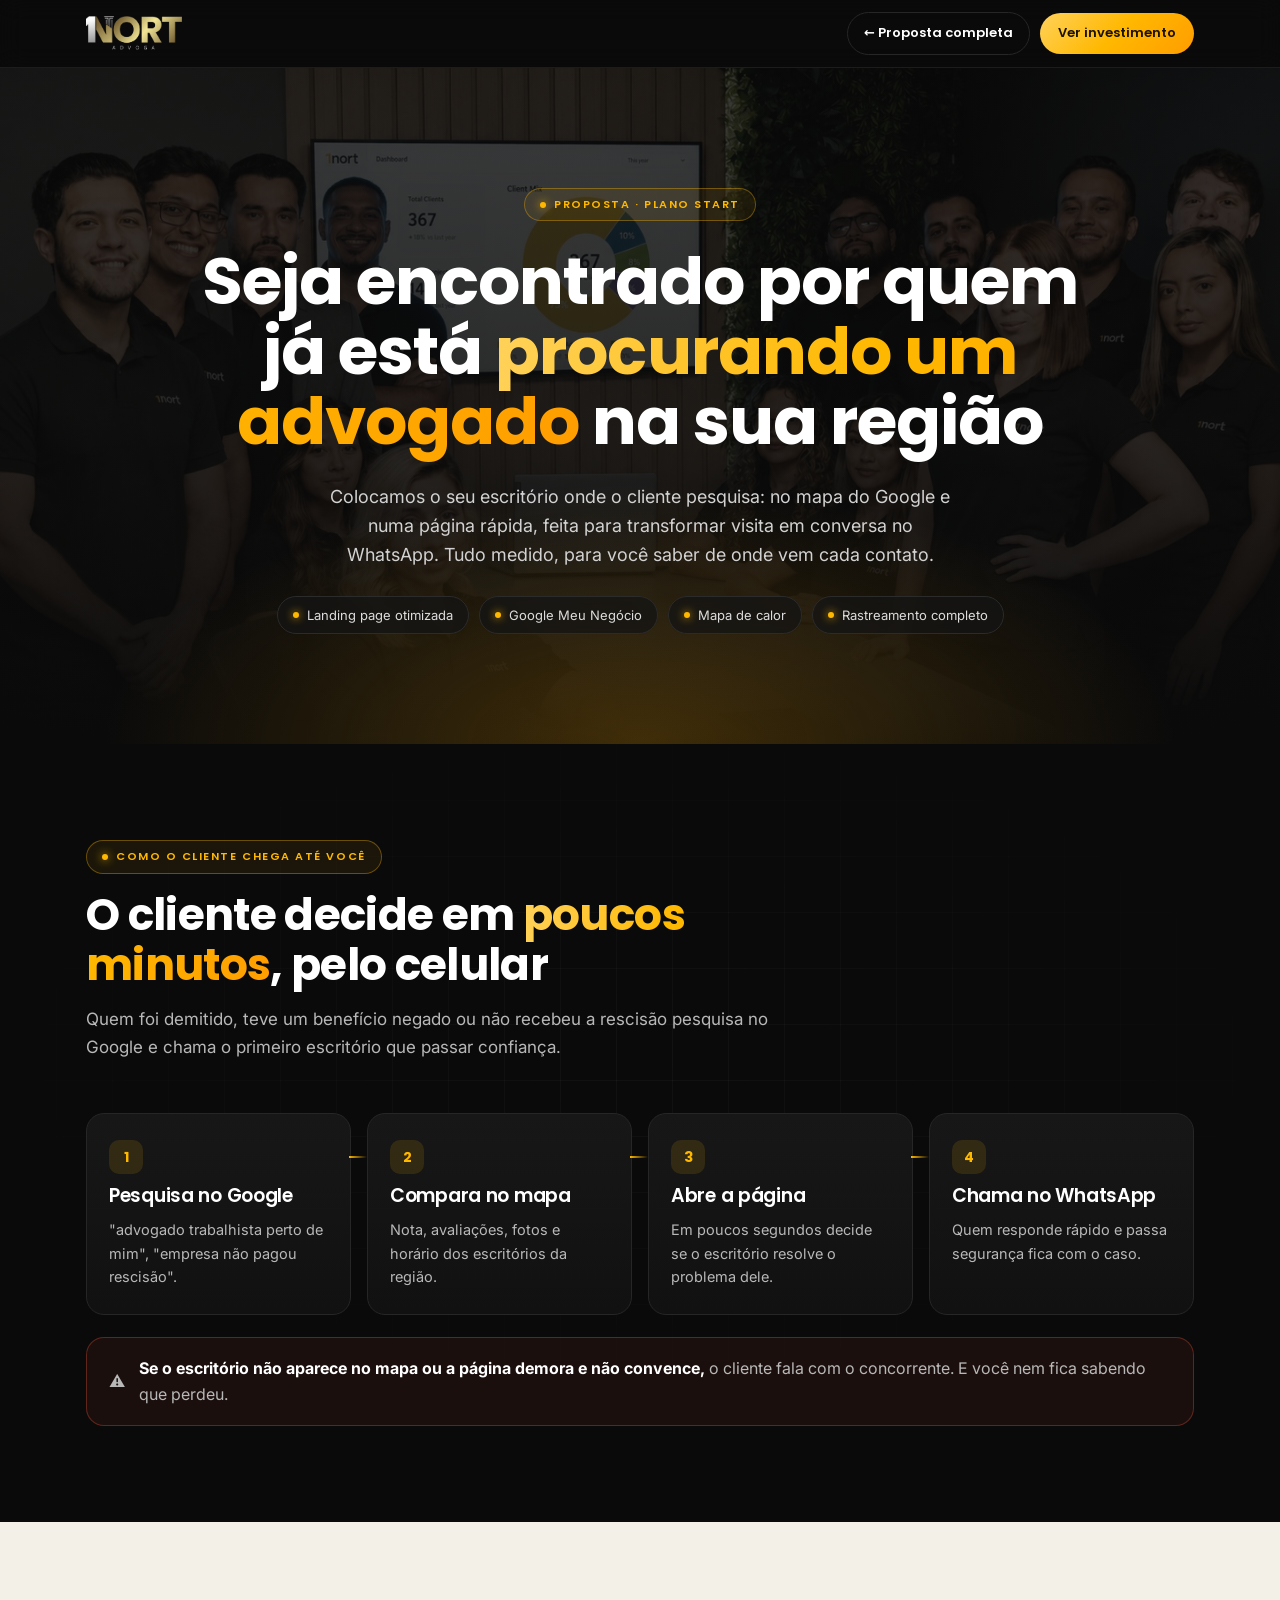
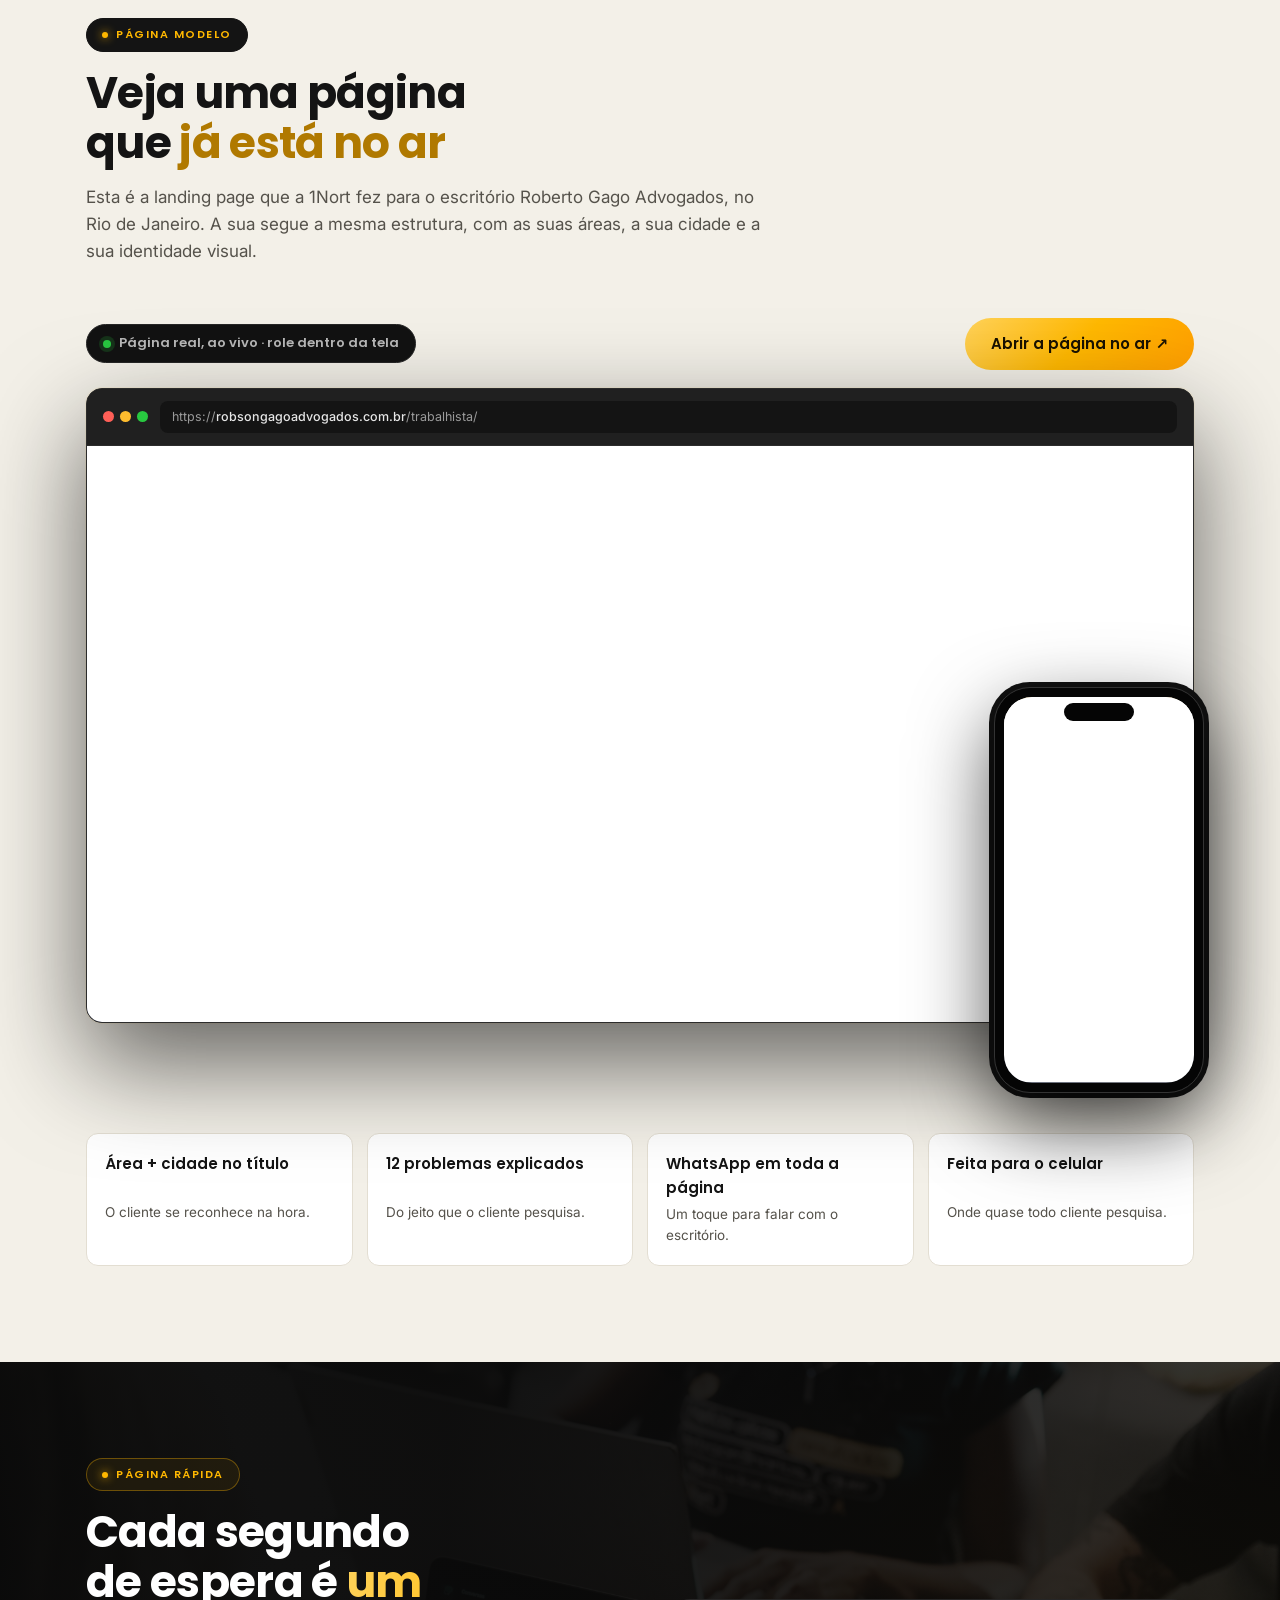
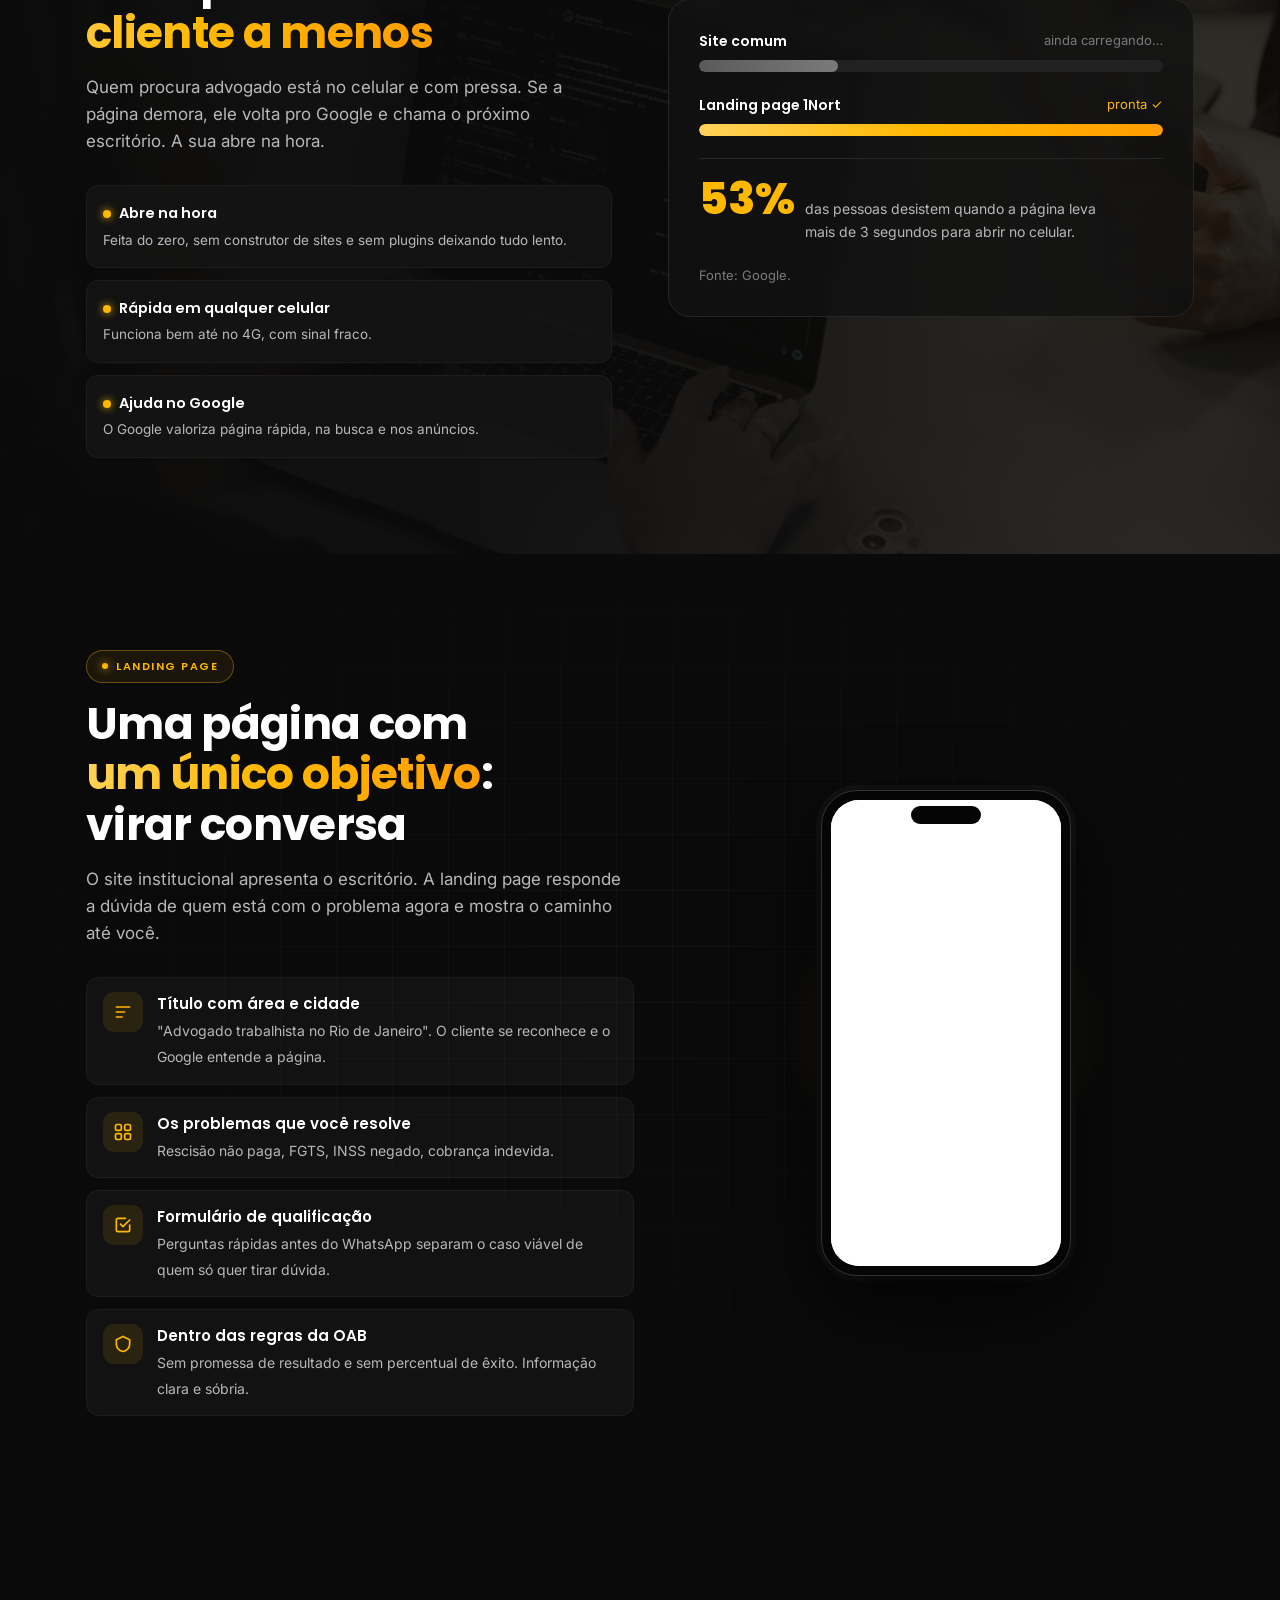
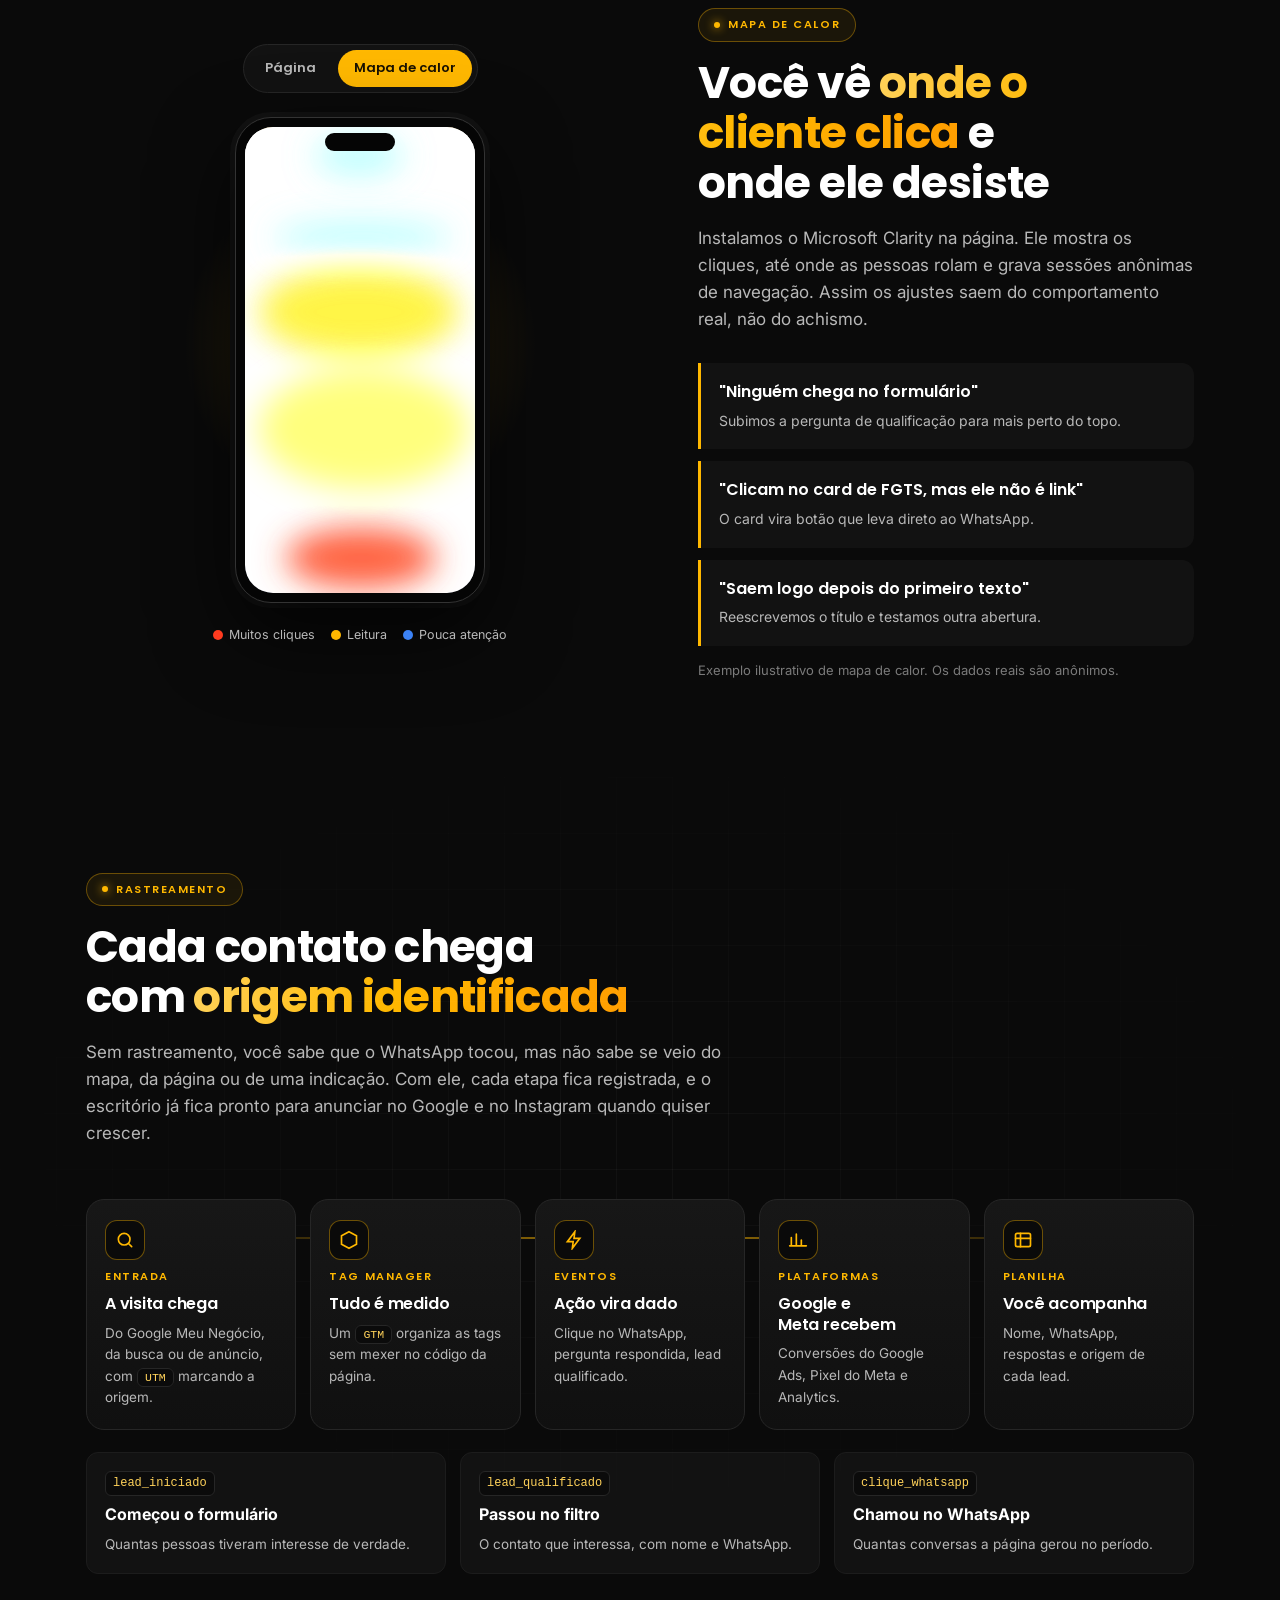
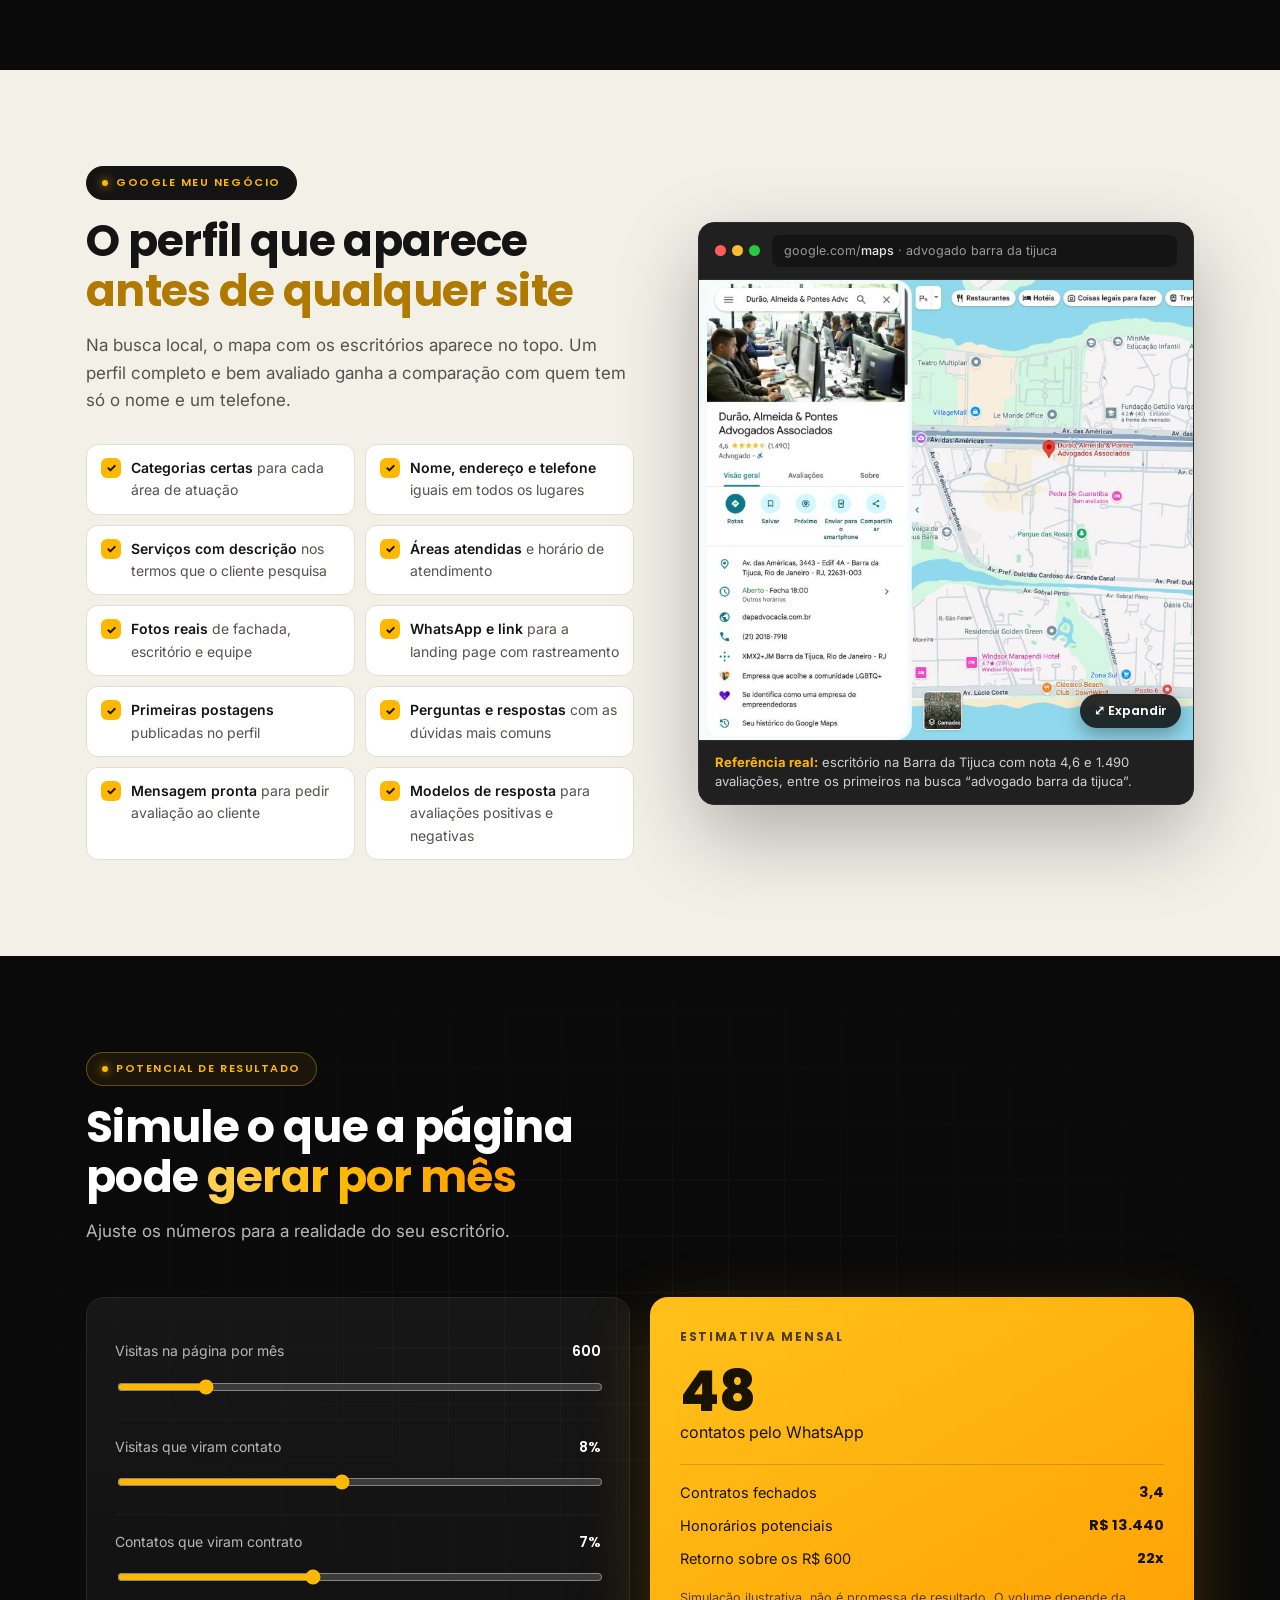
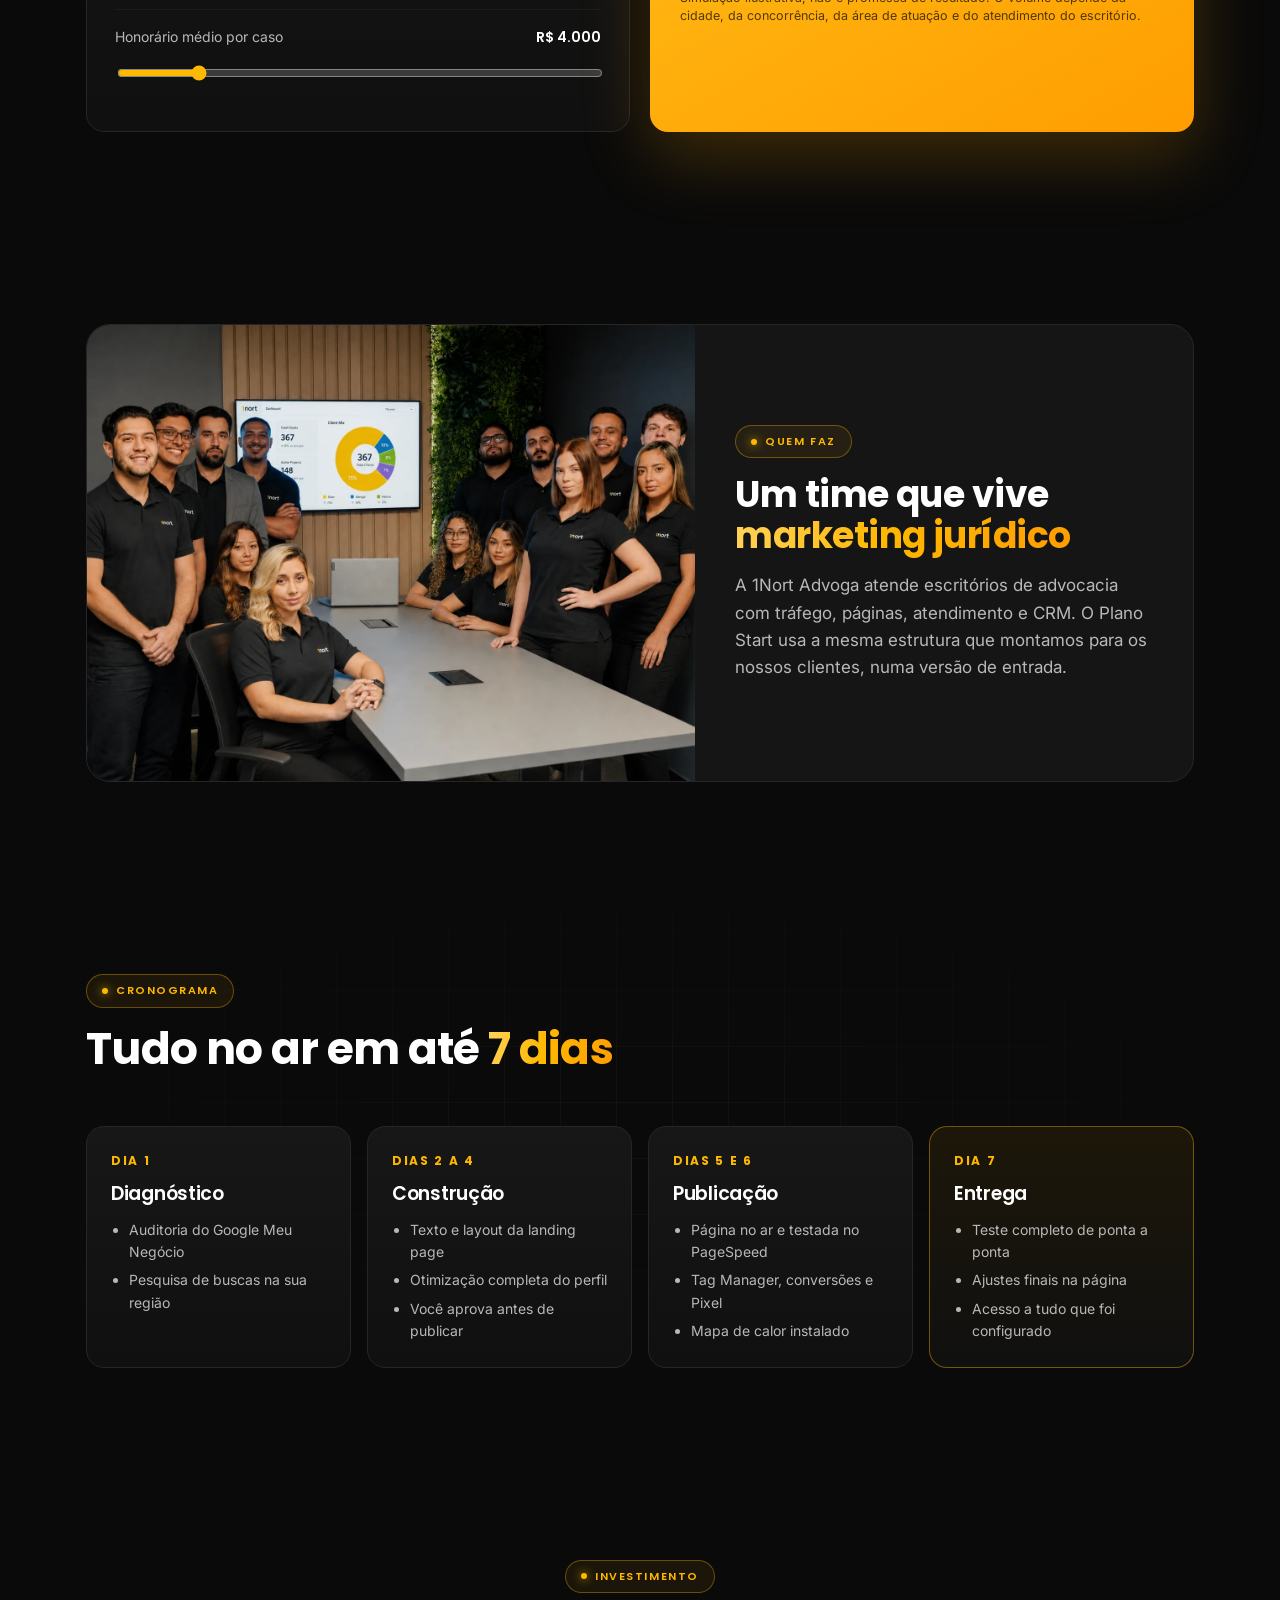
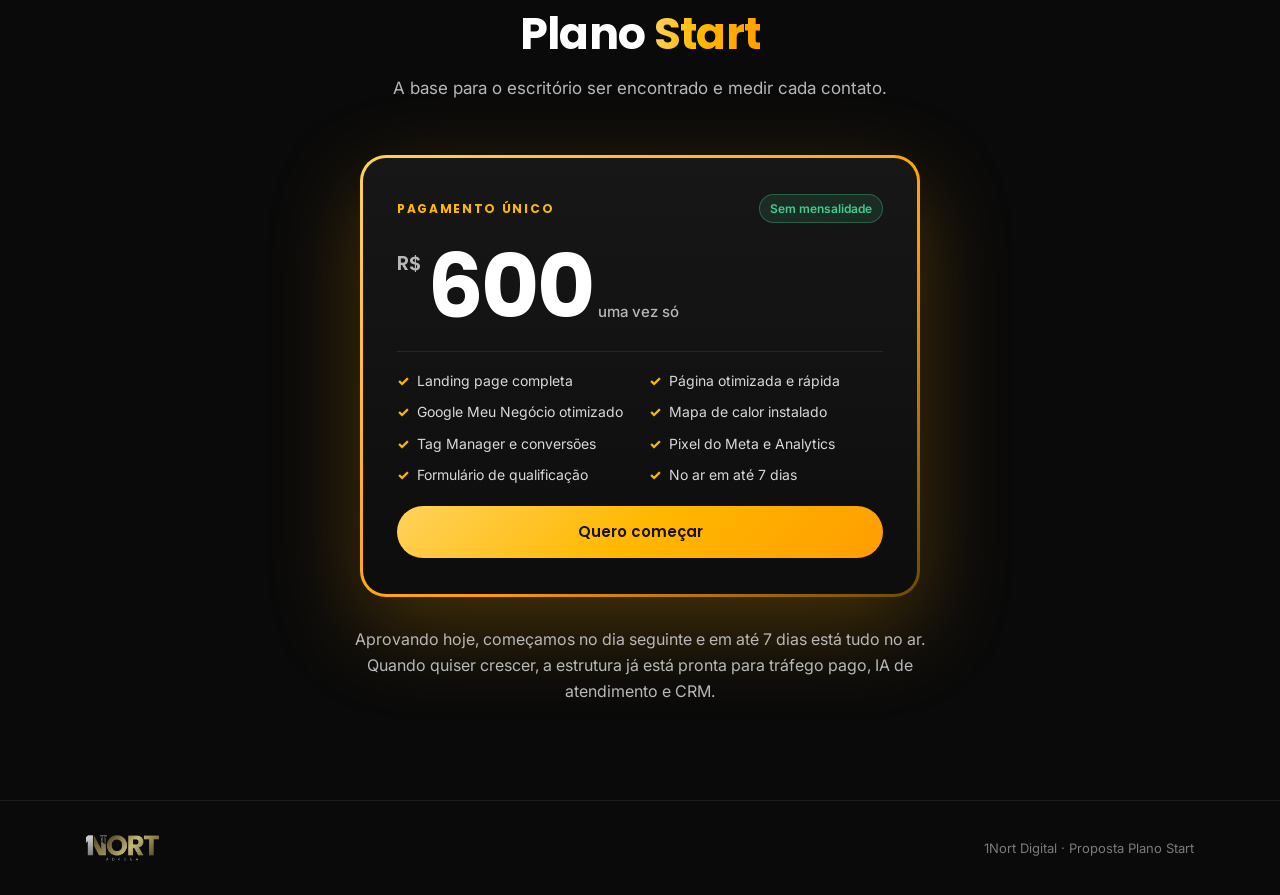
<file: start/index.html>
<!doctype html>
<html lang="pt-BR">
<head>
<meta charset="utf-8">
<meta name="viewport" content="width=device-width, initial-scale=1, viewport-fit=cover">
<meta name="robots" content="noindex">
<style>:root{padding-top:env(safe-area-inset-top,0px);padding-bottom:env(safe-area-inset-bottom,0px)}body{margin:0}[hidden]{display:none!important}</style>
</head>
<body>
<title>Plano Start 1Nort Advoga</title>
<meta name="claude:viewport-fit-sides" content="cover">
<link rel="preconnect" href="https://fonts.googleapis.com">
<link rel="preconnect" href="https://fonts.gstatic.com" crossorigin>
<link rel="stylesheet" href="https://fonts.googleapis.com/css2?family=Poppins:wght@500;600;700;800&family=Inter:wght@400;500;600&display=swap">
<style>
/* Layout: proposta em rolagem no padrão 1Nort Advoga. Seções pretas em blocos largos, fotos reais com sobreposição escura, amarelo da marca só em títulos-chave, molduras de navegador e celular para mostrar o modelo real */
:root{
  --bg:#0a0a0a; --bg-2:#121212; --card:#151515; --line:#262626; --line-soft:#1c1c1c;
  --fg:#ffffff; --fg-soft:#b8b8b8; --fg-muted:#7a7a7a;
  --y:#ffb800; --y-soft:#ffd25a; --y-deep:#ff9d00; --y-ink:#1a1200;
  --ok:#3ecf8e; --bad:#ff5a3c;
  --f-display:'Poppins',system-ui,-apple-system,'Segoe UI',sans-serif;
  --f-body:'Inter',system-ui,-apple-system,'Segoe UI',sans-serif;
  --r:18px; --r-sm:12px; --container:1140px;
  color-scheme:dark;
}
*{box-sizing:border-box}
html{scroll-behavior:smooth}
body{background:var(--bg);color:var(--fg);font-family:var(--f-body);font-size:16px;line-height:1.6;margin:0;-webkit-font-smoothing:antialiased;overflow-x:hidden}
img{display:block;max-width:100%}
.wrap{max-width:var(--container);margin:0 auto;padding-left:max(16px,env(safe-area-inset-left,0px));padding-right:max(16px,env(safe-area-inset-right,0px))}
section{padding-block:96px;position:relative}
h1,h2,h3{font-family:var(--f-display);margin:0;text-wrap:balance;letter-spacing:-.015em}
h2{font-size:clamp(28px,4.2vw,44px);line-height:1.14;font-weight:700}
h3{font-size:19px;font-weight:600;line-height:1.3}
p{margin:0}
.hl{background:linear-gradient(100deg,var(--y-soft),var(--y) 45%,var(--y-deep));-webkit-background-clip:text;background-clip:text;color:transparent}
.pill{display:inline-flex;align-items:center;gap:8px;padding:7px 15px;border:1px solid rgba(255,184,0,.35);border-radius:999px;background:rgba(255,184,0,.07);color:var(--y);font-family:var(--f-display);font-size:11px;font-weight:600;letter-spacing:.14em;text-transform:uppercase}
.pill::before{content:"";width:6px;height:6px;border-radius:50%;background:var(--y);box-shadow:0 0 10px var(--y)}
.head{display:grid;gap:16px;max-width:740px;margin-bottom:52px;justify-items:start}
.head.center{margin-inline:auto;text-align:center;justify-items:center}
.lead{color:var(--fg-soft);font-size:17px;max-width:62ch}
.muted{color:var(--fg-muted)}
.small{font-size:13px}
.grid-bg::before{content:"";position:absolute;inset:0;pointer-events:none;background-image:linear-gradient(rgba(255,255,255,.035) 1px,transparent 1px),linear-gradient(90deg,rgba(255,255,255,.035) 1px,transparent 1px);background-size:56px 56px;mask-image:radial-gradient(ellipse 70% 60% at 50% 40%,#000,transparent 80%);-webkit-mask-image:radial-gradient(ellipse 70% 60% at 50% 40%,#000,transparent 80%)}
.light{background:#f3f0e8;color:#141414}
.light .lead,.light .muted{color:#55524b}
.light .pill{background:#141414;border-color:#141414}

/* NAV */
body::before{content:"";position:fixed;inset:0 0 auto;height:env(safe-area-inset-top,0px);z-index:30;background:var(--bg)}
.nav{position:sticky;top:env(safe-area-inset-top,0px);z-index:20;background:rgba(10,10,10,.8);backdrop-filter:blur(12px);-webkit-backdrop-filter:blur(12px);border-bottom:1px solid var(--line-soft)}
.nav .wrap{display:flex;align-items:center;justify-content:space-between;gap:16px;padding-block:12px}
.nav img{height:34px;width:auto}
.btn{display:inline-flex;align-items:center;gap:8px;background:linear-gradient(135deg,var(--y-soft),var(--y) 50%,var(--y-deep));color:var(--y-ink);font-family:var(--f-display);font-weight:600;font-size:15px;padding:14px 26px;border-radius:999px;text-decoration:none;border:0;transition:transform .2s,box-shadow .2s}
.btn:hover{transform:translateY(-2px);box-shadow:0 12px 34px rgba(255,184,0,.35)}
.btn.ghost{background:transparent;color:var(--fg);border:1px solid var(--line)}
.btn.ghost:hover{border-color:var(--y);box-shadow:none}
.nav .btn{padding:10px 18px;font-size:13px}
.nav-actions{display:flex;gap:10px;align-items:center}
a:focus-visible,button:focus-visible,input:focus-visible{outline:2px solid var(--y-soft);outline-offset:3px}

/* HERO */
.hero{position:relative;padding-block:120px 110px;overflow:hidden;isolation:isolate}
.hero-bg{position:absolute;inset:0;z-index:-2;background:var(--bg) center 30%/cover no-repeat;background-image:url(../assets/images/estrutura-1nort-time.webp);filter:grayscale(.35)}
.hero::after{content:"";position:absolute;inset:0;z-index:-1;background:radial-gradient(ellipse 60% 55% at 50% 100%,rgba(255,170,0,.22),transparent 70%),linear-gradient(180deg,rgba(10,10,10,.78),rgba(10,10,10,.86) 55%,var(--bg))}
.hero .wrap{display:grid;gap:26px;justify-items:center;text-align:center}
.hero h1{font-size:clamp(36px,6.2vw,66px);line-height:1.06;font-weight:700;max-width:920px}
.hero .lead{font-size:18px;max-width:640px;color:#d2d2d2}
.chips{display:flex;flex-wrap:wrap;gap:10px;justify-content:center}
.chip{display:inline-flex;align-items:center;gap:8px;font-size:13px;color:#ddd;padding:8px 15px;border-radius:999px;background:rgba(20,20,20,.75);border:1px solid #2b2b2b;backdrop-filter:blur(6px)}
.chip i{width:6px;height:6px;border-radius:50%;background:var(--y);box-shadow:0 0 8px var(--y)}
.hero-price{display:flex;gap:14px;align-items:center;flex-wrap:wrap;justify-content:center;margin-top:6px}
.hero-price span{font-size:14px;color:var(--fg-soft)}
.hero-price b{font-family:var(--f-display);color:var(--y);font-size:15px}

/* JORNADA */
.journey{display:grid;grid-template-columns:repeat(4,1fr);gap:16px}
.step{position:relative;background:linear-gradient(180deg,#171717,#111);border:1px solid var(--line);border-radius:var(--r);padding:26px 22px;display:grid;gap:10px;align-content:start}
.step .n{width:34px;height:34px;border-radius:10px;display:grid;place-items:center;background:rgba(255,184,0,.12);color:var(--y);font-family:var(--f-display);font-weight:700;font-size:14px}
.step p{color:var(--fg-soft);font-size:14.5px}
.step:not(:last-child)::after{content:"";position:absolute;right:-17px;top:42px;width:18px;height:2px;background:linear-gradient(90deg,var(--y),transparent)}
.alert{margin-top:22px;display:flex;gap:14px;align-items:center;padding:18px 22px;border-radius:var(--r);background:rgba(255,90,60,.07);border:1px solid rgba(255,90,60,.3);color:var(--fg-soft)}
.alert strong{color:var(--fg)}

/* MODELO REAL */
.showcase{position:relative;padding-bottom:40px}
.browser{background:#1a1a1a;border:1px solid #2c2c2c;border-radius:16px;overflow:hidden;box-shadow:0 40px 100px rgba(0,0,0,.6),0 0 0 1px rgba(255,184,0,.06)}
.bar{display:flex;align-items:center;gap:12px;padding:12px 16px;background:#202020;border-bottom:1px solid #2c2c2c}
.dots{display:flex;gap:6px}
.dots i{width:11px;height:11px;border-radius:50%;background:#3a3a3a}
.dots i:first-child{background:#ff5f57}.dots i:nth-child(2){background:#febc2e}.dots i:nth-child(3){background:#28c840}
.url{flex:1;min-width:0;background:#141414;border-radius:8px;padding:6px 12px;font-size:12.5px;color:#9a9a9a;white-space:nowrap;overflow:hidden;text-overflow:ellipsis}
.url b{color:#e6e6e6;font-weight:500}
.views{position:relative;aspect-ratio:1400/729;background:#0f1424}
.views img{position:absolute;inset:0;width:100%;height:100%;object-fit:cover;object-position:top;transition:opacity .45s}
.views img[aria-hidden="true"]{opacity:0}
.phone{width:250px;max-width:100%;background:#050505;border-radius:36px;padding:9px;border:1px solid #333;box-shadow:0 30px 80px rgba(0,0,0,.7),0 0 0 5px #121212;position:relative}
.phone::before{content:"";position:absolute;top:15px;left:50%;transform:translateX(-50%);width:70px;height:18px;border-radius:12px;background:#050505;z-index:3}
.screen{border-radius:28px;overflow:hidden;position:relative;aspect-ratio:296/600;background:#111}
.screen img{width:100%;height:100%;object-fit:cover;object-position:top}
/* página real ao vivo (sandbox sem scripts: não dispara Pixel/GTM do cliente) */
.live{position:absolute;inset:0;overflow:hidden;z-index:1}
.views,.screen{isolation:isolate}
.showcase .phone{z-index:3}
.live iframe{position:absolute;top:0;left:0;border:0;background:#fff;transform-origin:0 0;opacity:0;transition:opacity .4s}
.live.ready iframe{opacity:1}
.live--static{pointer-events:none}
/* Google Meu Negócio: print de referência real */
.gmb-real{width:min(560px,100%);margin:0;background:#1a1a1a;border:1px solid #2c2c2c;border-radius:16px;overflow:hidden;box-shadow:0 30px 80px rgba(0,0,0,.28)}
.gmb-shot{display:block;width:100%;padding:0;border:0;position:relative;cursor:zoom-in;aspect-ratio:820/764;overflow:hidden;background:#fff}
.gmb-zoom{position:absolute;right:12px;bottom:12px;display:inline-flex;align-items:center;gap:6px;padding:8px 14px;border-radius:999px;background:rgba(17,17,17,.88);color:#fff;font-family:var(--f-display);font-size:12.5px;font-weight:600;box-shadow:0 6px 20px rgba(0,0,0,.35);transition:transform .2s}
.gmb-shot:hover .gmb-zoom{transform:translateY(-2px);background:#ffb800;color:#1a1200}
.zoom-dlg{padding:0;border:0;border-radius:14px;background:#111;overflow:visible;max-width:96vw;max-height:92vh}
.zoom-dlg::backdrop{background:rgba(0,0,0,.82)}
.zoom-dlg img{display:block;max-width:96vw;max-height:90vh;width:auto;height:auto;border-radius:14px}
.zoom-x{position:absolute;top:-14px;right:-14px;width:38px;height:38px;border-radius:50%;border:0;background:#ffb800;color:#1a1200;font-size:22px;line-height:1;cursor:pointer;box-shadow:0 6px 20px rgba(0,0,0,.4)}
.gmb-shot img{width:191.22%;max-width:none;height:auto;display:block}
.gmb-real figcaption{padding:12px 16px;font-size:13px;line-height:1.5;color:#cfcfcf;background:#202020;border-top:1px solid #2c2c2c}
.gmb-real figcaption b{color:#ffb800}
.live-hint{display:inline-flex;align-items:center;gap:8px;padding:8px 16px;border-radius:999px;background:var(--bg-2);border:1px solid var(--line);font-family:var(--f-display);font-size:13px;font-weight:600;color:var(--fg-soft)}
.live-hint i{width:8px;height:8px;border-radius:50%;background:#28c840;box-shadow:0 0 0 4px rgba(40,200,64,.18)}
.showcase .phone{position:absolute;right:-10px;bottom:-30px;width:210px}
.tabs{display:inline-flex;gap:6px;padding:5px;border-radius:999px;background:var(--bg-2);border:1px solid var(--line)}
.tabs button{all:unset;cursor:pointer;padding:8px 16px;border-radius:999px;font-family:var(--f-display);font-size:13px;font-weight:600;color:var(--fg-soft)}
.tabs button[aria-pressed="true"]{background:var(--y);color:var(--y-ink)}
.show-top{display:flex;justify-content:space-between;align-items:center;gap:16px;flex-wrap:wrap;margin-bottom:18px}
.tags{display:grid;grid-template-columns:repeat(4,1fr);gap:14px;margin-top:70px}
.tag{padding:18px;border-radius:var(--r-sm);background:var(--bg-2);border:1px solid var(--line-soft);display:grid;gap:4px}
.tag b{font-family:var(--f-display);font-weight:600;font-size:15px}
.tag span{color:var(--fg-soft);font-size:13.5px}

/* SPLIT */
.split{display:grid;grid-template-columns:1.05fr .95fr;gap:64px;align-items:center}
.split > *{min-width:0}
.stage{display:grid;justify-items:center;position:relative}
.stage::before{content:"";position:absolute;width:70%;aspect-ratio:1;border-radius:50%;background:radial-gradient(circle,rgba(255,184,0,.22),transparent 65%);top:50%;left:50%;transform:translate(-50%,-50%);z-index:0}
.stage > *{position:relative;z-index:1}
.list{display:grid;gap:12px;margin-top:30px}
.li{display:grid;grid-template-columns:40px 1fr;gap:14px;align-items:start;padding:14px 16px;border-radius:var(--r-sm);background:var(--bg-2);border:1px solid var(--line-soft);transition:border-color .25s,transform .25s}
.li:hover{border-color:rgba(255,184,0,.35);transform:translateX(4px)}
.li .ic{width:40px;height:40px;border-radius:11px;display:grid;place-items:center;background:rgba(255,184,0,.1);color:var(--y)}
.li .ic svg{width:20px;height:20px}
.li b{display:block;font-family:var(--f-display);font-weight:600;font-size:15px;margin-bottom:2px}
.li span{color:var(--fg-soft);font-size:14px}

/* VELOCIDADE */
.speed{overflow:hidden;isolation:isolate}
.speed-bg{position:absolute;inset:0;z-index:-2;background:var(--bg) center/cover no-repeat;background-image:url(../assets/images/tecnologia-1nort.jpg);filter:grayscale(.4)}
.speed::after{content:"";position:absolute;inset:0;z-index:-1;background:linear-gradient(90deg,rgba(10,10,10,.97) 35%,rgba(10,10,10,.8)),radial-gradient(ellipse 50% 60% at 85% 50%,rgba(255,184,0,.15),transparent)}
.speed-grid{display:grid;grid-template-columns:1fr 1fr;gap:56px;align-items:center}
.speed-grid > *{min-width:0}
.meter{background:rgba(18,18,18,.85);border:1px solid var(--line);border-radius:22px;padding:30px;backdrop-filter:blur(6px);display:grid;gap:22px}
.load{display:grid;gap:8px}
.load-top{display:flex;justify-content:space-between;gap:12px;font-size:14px}
.load-top b{font-family:var(--f-display);font-weight:600}
.load-top span{color:var(--fg-muted);font-size:13px}
.track{height:12px;border-radius:12px;background:#222;overflow:hidden}
.fill{height:100%;border-radius:12px;width:0;transition:width 1.6s cubic-bezier(.2,.8,.2,1)}
.fill.slow{background:linear-gradient(90deg,#5a5a5a,#7a7a7a)}
.fill.fast{background:linear-gradient(90deg,var(--y-soft),var(--y),var(--y-deep));box-shadow:0 0 16px rgba(255,184,0,.5)}
.fill.slow{width:30%;transition-duration:6s}
.fill.fast{width:100%;transition-duration:.9s}
.opt.opt--simple{grid-template-columns:1fr}
.speed.wait .fill{width:0}
.kb{display:flex;align-items:baseline;gap:10px;flex-wrap:wrap;padding-top:18px;border-top:1px solid var(--line)}
.kb strong{font-family:var(--f-display);font-size:44px;line-height:1;font-weight:800;color:var(--y);font-variant-numeric:tabular-nums}
.kb span{color:var(--fg-soft);font-size:14px;max-width:34ch}
.opt{display:grid;grid-template-columns:1fr 1fr;gap:12px;margin-top:30px}
.op{padding:16px;border-radius:var(--r-sm);background:rgba(20,20,20,.8);border:1px solid var(--line-soft);display:grid;gap:4px}
.op b{font-family:var(--f-display);font-weight:600;font-size:14.5px;display:flex;gap:8px;align-items:center}
.op b::before{content:"";width:8px;height:8px;border-radius:50%;background:var(--y);box-shadow:0 0 8px var(--y);flex:none}
.op span{color:var(--fg-soft);font-size:13.5px}

/* HEATMAP */
.heat{position:absolute;inset:0;pointer-events:none;opacity:0;transition:opacity .5s;mix-blend-mode:hard-light;z-index:2}
.heat.on{opacity:.85}
.blob{position:absolute;border-radius:50%;filter:blur(16px)}
.legend{display:flex;gap:16px;flex-wrap:wrap;margin-top:22px;font-size:12.5px;color:var(--fg-soft);justify-content:center}
.legend span{display:inline-flex;align-items:center;gap:6px}
.legend i{width:10px;height:10px;border-radius:50%}
.insights{display:grid;gap:12px;margin-top:30px}
.insight{padding:16px 18px;border-left:3px solid var(--y);background:var(--bg-2);border-radius:0 var(--r-sm) var(--r-sm) 0}
.insight b{font-family:var(--f-display);font-weight:600;display:block;margin-bottom:3px}
.insight span{color:var(--fg-soft);font-size:14px}
.stage .tabs{margin-bottom:24px}

/* RASTREAMENTO */
.flow{display:grid;grid-template-columns:repeat(5,1fr);gap:14px;position:relative}
.flow::before{content:"";position:absolute;left:4%;right:4%;top:38px;height:2px;background:linear-gradient(90deg,transparent,rgba(255,184,0,.6),transparent);z-index:0}
.node{position:relative;z-index:1;background:linear-gradient(180deg,#171717,#101010);border:1px solid var(--line);border-radius:var(--r);padding:20px 18px;display:grid;gap:8px;align-content:start}
.node .dot{width:40px;height:40px;border-radius:12px;display:grid;place-items:center;background:var(--bg);border:1px solid rgba(255,184,0,.4);color:var(--y)}
.node .dot svg{width:20px;height:20px}
.node .k{font-family:var(--f-display);font-size:11px;letter-spacing:.14em;text-transform:uppercase;color:var(--y);font-weight:600}
.node h3{font-size:16px}
.node p{color:var(--fg-soft);font-size:13.5px}
code{font-size:11.5px;background:#0b0b0b;border:1px solid var(--line);color:var(--y-soft);padding:2px 7px;border-radius:6px;font-family:ui-monospace,Menlo,Consolas,monospace}
.events{display:grid;grid-template-columns:repeat(3,1fr);gap:14px;margin-top:22px}
.event{padding:18px;border-radius:var(--r-sm);background:var(--bg-2);border:1px solid var(--line-soft);display:grid;gap:6px}
.event code{justify-self:start;font-size:12px}
.event span{color:var(--fg-soft);font-size:13.5px}

/* GMN */
.gmn{width:350px;max-width:100%;background:#fff;color:#202124;border-radius:20px;overflow:hidden;box-shadow:0 40px 90px rgba(0,0,0,.6);font-family:Arial,Helvetica,sans-serif}
.map{height:130px;position:relative;background:
  linear-gradient(90deg,transparent 47%,#fff 47% 50%,transparent 50%) 0 0/60px 60px,
  linear-gradient(0deg,transparent 47%,#fff 47% 50%,transparent 50%) 0 0/60px 60px,
  linear-gradient(135deg,#dfe9d8,#e8eef3)}
.map .road{position:absolute;left:-10%;top:58%;width:120%;height:10px;background:#f9d77e;transform:rotate(-8deg)}
.map .pin{position:absolute;left:50%;top:40%;width:28px;height:28px;background:#ea4335;border-radius:50% 50% 50% 0;transform:translate(-50%,-50%) rotate(-45deg);box-shadow:0 4px 10px rgba(0,0,0,.25)}
.map .pin::after{content:"";position:absolute;inset:8px;background:#fff;border-radius:50%}
.map .pin2{position:absolute;width:12px;height:12px;border-radius:50%;background:#9aa0a6;border:2px solid #fff}
.gmn-body{padding:16px 18px 18px}
.gmn-name{font-size:19px;margin:0 0 4px}
.stars{font-size:13px;color:#70757a}
.stars b{color:#202124}
.stars span{color:#fbbc04;letter-spacing:1px}
.gmn-cat{font-size:13px;color:#70757a;margin:4px 0 12px}
.gmn-actions{display:grid;grid-template-columns:repeat(4,1fr);gap:6px;margin-bottom:14px}
.gmn-actions div{display:grid;justify-items:center;gap:4px;font-size:11px;color:#1a73e8}
.gmn-actions i{width:36px;height:36px;border-radius:50%;border:1px solid #dadce0;display:grid;place-items:center;font-style:normal;font-size:15px}
.gmn-row{font-size:12.5px;padding:7px 0;border-top:1px solid #eee;display:flex;gap:8px}
.gmn-row b{color:#188038;font-weight:600}
.gmn-review{margin-top:8px;background:#f8f9fa;border-radius:10px;padding:10px 12px;font-size:12px;color:#3c4043}
.gmn-review em{display:block;font-style:normal;margin-top:6px;padding-left:10px;border-left:2px solid #1a73e8;color:#5f6368}
.checks{display:grid;grid-template-columns:1fr 1fr;gap:10px;margin-top:30px}
.ck{display:flex;gap:10px;align-items:flex-start;padding:12px 14px;border-radius:var(--r-sm);background:#fff;border:1px solid #e3ded2;font-size:14px;color:#55524b}
.ck b{color:#141414;font-weight:600}
.ck::before{content:"✓";flex:none;width:20px;height:20px;border-radius:6px;background:var(--y);color:var(--y-ink);display:grid;place-items:center;font-size:12px;font-weight:800;margin-top:1px}

/* SIMULADOR */
.sim{display:grid;grid-template-columns:1fr 1fr;gap:20px;align-items:stretch}
.sim > *{min-width:0}
.panel{background:linear-gradient(180deg,#171717,#101010);border:1px solid var(--line);border-radius:var(--r);padding:26px 28px}
.field{display:grid;gap:8px;padding:16px 0;border-bottom:1px solid var(--line-soft)}
.field:last-child{border-bottom:0}
.field label{display:flex;justify-content:space-between;gap:12px;font-size:14px;color:var(--fg-soft)}
.field output{font-family:var(--f-display);font-weight:600;color:var(--fg);font-variant-numeric:tabular-nums}
input[type=range]{width:100%;accent-color:var(--y);height:28px}
.result{background:linear-gradient(150deg,#ffc21a,#ff9d00);color:var(--y-ink);border-radius:var(--r);padding:30px;display:grid;gap:18px;align-content:start;box-shadow:0 24px 70px rgba(255,170,0,.22)}
.result .lbl{font-family:var(--f-display);font-size:12px;font-weight:700;letter-spacing:.14em;text-transform:uppercase;opacity:.75}
.big{font-family:var(--f-display);font-weight:800;font-size:clamp(40px,5.5vw,56px);line-height:1;font-variant-numeric:tabular-nums}
.rows{display:grid;gap:10px;border-top:1px solid rgba(26,18,0,.18);padding-top:16px}
.rows div{display:flex;justify-content:space-between;gap:12px;font-size:14.5px}
.rows b{font-family:var(--f-display);font-variant-numeric:tabular-nums}
.disc{font-size:12.5px;opacity:.75;line-height:1.5}

/* TIME */
.team{display:grid;grid-template-columns:1.1fr .9fr;gap:0;border-radius:24px;overflow:hidden;border:1px solid var(--line);background:var(--card)}
.team > *{min-width:0}
.team img{width:100%;height:100%;object-fit:cover;min-height:320px}
.team .txt{padding:44px 40px;display:grid;gap:16px;align-content:center}

/* CRONOGRAMA */
.weeks{display:grid;grid-template-columns:repeat(4,1fr);gap:16px;position:relative}
.week{background:linear-gradient(180deg,#171717,#101010);border:1px solid var(--line);border-radius:var(--r);padding:24px;display:grid;gap:12px;align-content:start}
.week .n{font-family:var(--f-display);font-weight:700;color:var(--y);font-size:12px;letter-spacing:.14em;text-transform:uppercase}
.week ul{margin:0;padding-left:18px;color:var(--fg-soft);font-size:14px;display:grid;gap:6px}
.week:last-child{border-color:rgba(255,184,0,.4);background:linear-gradient(180deg,#1d1709,#101010)}

/* PREÇO */
.price-wrap{display:grid;justify-items:center}
.offer{width:min(560px,100%);border-radius:26px;padding:3px;background:linear-gradient(140deg,var(--y-soft),var(--y-deep) 60%,#6b4a00);box-shadow:0 30px 90px rgba(255,170,0,.25)}
.offer-in{border-radius:23px;background:linear-gradient(180deg,#171717,#0d0d0d);padding:36px 34px;display:grid;gap:20px}
.offer .lbl{display:flex;justify-content:space-between;align-items:center;gap:12px;flex-wrap:wrap}
.offer .lbl span{font-family:var(--f-display);font-size:12px;font-weight:700;letter-spacing:.14em;text-transform:uppercase;color:var(--y)}
.badge{font-size:12px;font-weight:600;background:rgba(62,207,142,.12);color:var(--ok);border:1px solid rgba(62,207,142,.35);padding:4px 10px;border-radius:999px}
.amount{display:flex;align-items:flex-start;gap:6px;font-family:var(--f-display);font-weight:800;line-height:1}
.amount small{font-size:20px;font-weight:600;margin-top:10px;color:var(--fg-soft)}
.amount strong{font-size:clamp(64px,10vw,88px);letter-spacing:-.03em}
.amount em{font-style:normal;font-size:15px;font-weight:500;color:var(--fg-soft);align-self:flex-end;margin-bottom:12px;font-family:var(--f-body)}
.inc{display:grid;grid-template-columns:1fr 1fr;gap:9px 18px;margin:0;padding:18px 0 0;list-style:none;border-top:1px solid var(--line);font-size:14px;color:#d8d8d8}
.inc li{display:flex;gap:8px}
.inc li::before{content:"✓";color:var(--y);font-weight:800}
.offer .btn{justify-content:center}
.next{margin-top:30px;text-align:center;color:var(--fg-soft);max-width:600px;margin-inline:auto}
footer{padding-block:34px;border-top:1px solid var(--line-soft);color:var(--fg-muted);font-size:13px}
footer .wrap{display:flex;justify-content:space-between;align-items:center;gap:16px;flex-wrap:wrap}
footer img{height:26px;width:auto;opacity:.8}

/* RESPONSIVO */
@media (max-width:960px){
  .journey,.weeks,.tags{grid-template-columns:1fr 1fr}
  .step:nth-child(2)::after{display:none}
  .flow{grid-template-columns:1fr 1fr}
  .flow::before{display:none}
  .events{grid-template-columns:1fr}
  .split,.speed-grid,.team{grid-template-columns:1fr;gap:44px}
  .team{gap:0}
  .split.rev .stage{order:-1}
  .sim{grid-template-columns:1fr}
  .showcase .phone{width:150px;right:-6px;bottom:-40px}
}
@media (max-width:560px){
  section{padding-block:68px}
  .nav .btn.ghost{display:inline-flex}
  .journey,.weeks,.flow,.checks,.opt,.tags,.inc{grid-template-columns:1fr}
  .step::after{display:none}
  .panel,.result,.offer-in{padding:22px}
  .team .txt{padding:26px 22px}
  .nav .btn{display:none}
  .showcase .phone{width:118px;border-radius:24px;padding:6px}
  .showcase .phone .screen{border-radius:18px}
  .showcase .phone::before{display:none}
  .tags{margin-top:56px}
}
@media (prefers-reduced-motion:reduce){*{transition:none!important;scroll-behavior:auto!important}.speed .fill.slow{width:30%}.speed .fill.fast{width:100%}}
</style>

<nav class="nav" aria-label="Topo">
  <div class="wrap">
    <img src="../assets/images/1nort-advoga-logo.webp" alt="1Nort Advoga" width="420" height="148">
    <div class="nav-actions"><a class="btn ghost" href="../" style="padding:10px 16px;font-size:13px">← Proposta completa</a>
    <a class="btn" href="#investimento">Ver investimento</a></div>
  </div>
</nav>

<!-- HERO -->
<header class="section hero">
  <div class="hero-bg" role="img" aria-label="Time da 1Nort no escritório"></div>
  <div class="wrap">
    <span class="pill">Proposta · Plano Start</span>
    <h1>Seja encontrado por quem já está <span class="hl">procurando um advogado</span> na sua região</h1>
    <p class="lead">Colocamos o seu escritório onde o cliente pesquisa: no mapa do Google e numa página rápida, feita para transformar visita em conversa no WhatsApp. Tudo medido, para você saber de onde vem cada contato.</p>
    <div class="chips">
      <span class="chip"><i></i>Landing page otimizada</span>
      <span class="chip"><i></i>Google Meu Negócio</span>
      <span class="chip"><i></i>Mapa de calor</span>
      <span class="chip"><i></i>Rastreamento completo</span>
    </div>
  </div>
</header>

<!-- JORNADA -->
<section id="jornada" class="grid-bg">
  <div class="wrap">
    <div class="head">
      <span class="pill">Como o cliente chega até você</span>
      <h2>O cliente decide em <span class="hl">poucos minutos</span>, pelo celular</h2>
      <p class="lead">Quem foi demitido, teve um benefício negado ou não recebeu a rescisão pesquisa no Google e chama o primeiro escritório que passar confiança.</p>
    </div>
    <div class="journey">
      <div class="step"><span class="n">1</span><h3>Pesquisa no Google</h3><p>"advogado trabalhista perto de mim", "empresa não pagou rescisão".</p></div>
      <div class="step"><span class="n">2</span><h3>Compara no mapa</h3><p>Nota, avaliações, fotos e horário dos escritórios da região.</p></div>
      <div class="step"><span class="n">3</span><h3>Abre a página</h3><p>Em poucos segundos decide se o escritório resolve o problema dele.</p></div>
      <div class="step"><span class="n">4</span><h3>Chama no WhatsApp</h3><p>Quem responde rápido e passa segurança fica com o caso.</p></div>
    </div>
    <div class="alert"><span aria-hidden="true">⚠</span><p><strong>Se o escritório não aparece no mapa ou a página demora e não convence,</strong> o cliente fala com o concorrente. E você nem fica sabendo que perdeu.</p></div>
  </div>
</section>

<!-- MODELO REAL -->
<section id="modelo" class="light">
  <div class="wrap">
    <div class="head">
      <span class="pill">Página modelo</span>
      <h2>Veja uma página que <span class="hl" style="background:none;color:#b07900;-webkit-text-fill-color:#b07900">já está no ar</span></h2>
      <p class="lead">Esta é a landing page que a 1Nort fez para o escritório Roberto Gago Advogados, no Rio de Janeiro. A sua segue a mesma estrutura, com as suas áreas, a sua cidade e a sua identidade visual.</p>
    </div>
    <div class="show-top">
      <span class="live-hint"><i></i>Página real, ao vivo · role dentro da tela</span>
      <a class="btn" href="https://robsongagoadvogados.com.br/trabalhista/" target="_blank" rel="noopener">Abrir a página no ar ↗</a>
    </div>
    <div class="showcase">
      <div class="browser">
        <div class="bar"><div class="dots"><i></i><i></i><i></i></div><div class="url">https://<b>robsongagoadvogados.com.br</b>/trabalhista/</div></div>
        <div class="views">
          <img id="v-topo" src="[data-uri]" alt="Topo da landing page do Roberto Gago Advogados no computador" width="1400" height="729">
          <img id="v-areas" src="[data-uri]" alt="Seção de áreas de atuação da landing page" width="1400" height="729" aria-hidden="true">
          <div class="live" data-w="1280"><iframe src="https://robsongagoadvogados.com.br/trabalhista/" title="Landing page do Roberto Gago Advogados no computador" sandbox="" loading="lazy" tabindex="-1" referrerpolicy="no-referrer"></iframe></div>
        </div>
      </div>
      <div class="phone" aria-hidden="true"><div class="screen"><img src="[data-uri]" alt="" width="296" height="600"><div class="live live--static" data-w="390"><iframe src="https://robsongagoadvogados.com.br/trabalhista/" title="Landing page no celular" sandbox="" loading="lazy" tabindex="-1" referrerpolicy="no-referrer"></iframe></div></div></div>
    </div>
    <div class="tags">
      <div class="tag" style="background:#fff;border-color:#e3ded2"><b>Área + cidade no título</b><span style="color:#55524b">O cliente se reconhece na hora.</span></div>
      <div class="tag" style="background:#fff;border-color:#e3ded2"><b>12 problemas explicados</b><span style="color:#55524b">Do jeito que o cliente pesquisa.</span></div>
      <div class="tag" style="background:#fff;border-color:#e3ded2"><b>WhatsApp em toda a página</b><span style="color:#55524b">Um toque para falar com o escritório.</span></div>
      <div class="tag" style="background:#fff;border-color:#e3ded2"><b>Feita para o celular</b><span style="color:#55524b">Onde quase todo cliente pesquisa.</span></div>
    </div>
  </div>
</section>

<!-- VELOCIDADE -->
<section id="velocidade" class="speed">
  <div class="speed-bg" aria-hidden="true"></div>
  <div class="wrap speed-grid">
    <div>
      <div class="head" style="margin-bottom:0">
        <span class="pill">Página rápida</span>
        <h2>Cada segundo de espera é <span class="hl">um cliente a menos</span></h2>
        <p class="lead">Quem procura advogado está no celular e com pressa. Se a página demora, ele volta pro Google e chama o próximo escritório. A sua abre na hora.</p>
      </div>
      <div class="opt opt--simple">
        <div class="op"><b>Abre na hora</b><span>Feita do zero, sem construtor de sites e sem plugins deixando tudo lento.</span></div>
        <div class="op"><b>Rápida em qualquer celular</b><span>Funciona bem até no 4G, com sinal fraco.</span></div>
        <div class="op"><b>Ajuda no Google</b><span>O Google valoriza página rápida, na busca e nos anúncios.</span></div>
      </div>
    </div>
    <div class="meter" id="meter">
      <div class="load"><div class="load-top"><b>Site comum</b><span>ainda carregando…</span></div><div class="track"><div class="fill slow"></div></div></div>
      <div class="load"><div class="load-top"><b>Landing page 1Nort</b><span style="color:var(--y)">pronta ✓</span></div><div class="track"><div class="fill fast"></div></div></div>
      <div class="kb"><strong>53%</strong><span>das pessoas desistem quando a página leva mais de 3 segundos para abrir no celular.</span></div>
      <p class="muted small">Fonte: Google.</p>
    </div>
  </div>
</section>

<!-- LANDING PAGE -->
<section id="landing-page" class="grid-bg">
  <div class="wrap split">
    <div>
      <div class="head" style="margin-bottom:0">
        <span class="pill">Landing page</span>
        <h2>Uma página com <span class="hl">um único objetivo</span>: virar conversa</h2>
        <p class="lead">O site institucional apresenta o escritório. A landing page responde a dúvida de quem está com o problema agora e mostra o caminho até você.</p>
      </div>
      <div class="list">
        <div class="li"><span class="ic"><svg viewBox="0 0 24 24" fill="none" stroke="currentColor" stroke-width="2" stroke-linecap="round"><path d="M4 6h16M4 12h10M4 18h7"/></svg></span><div><b>Título com área e cidade</b><span>"Advogado trabalhista no Rio de Janeiro". O cliente se reconhece e o Google entende a página.</span></div></div>
        <div class="li"><span class="ic"><svg viewBox="0 0 24 24" fill="none" stroke="currentColor" stroke-width="2" stroke-linecap="round"><rect x="3" y="3" width="7" height="7" rx="2"/><rect x="14" y="3" width="7" height="7" rx="2"/><rect x="3" y="14" width="7" height="7" rx="2"/><rect x="14" y="14" width="7" height="7" rx="2"/></svg></span><div><b>Os problemas que você resolve</b><span>Rescisão não paga, FGTS, INSS negado, cobrança indevida.</span></div></div>
        <div class="li"><span class="ic"><svg viewBox="0 0 24 24" fill="none" stroke="currentColor" stroke-width="2" stroke-linecap="round"><path d="M9 11l3 3 8-8"/><path d="M20 12v6a2 2 0 0 1-2 2H6a2 2 0 0 1-2-2V6a2 2 0 0 1 2-2h9"/></svg></span><div><b>Formulário de qualificação</b><span>Perguntas rápidas antes do WhatsApp separam o caso viável de quem só quer tirar dúvida.</span></div></div>
        <div class="li"><span class="ic"><svg viewBox="0 0 24 24" fill="none" stroke="currentColor" stroke-width="2" stroke-linecap="round"><path d="M12 3l8 4v5c0 5-3.5 8-8 9-4.5-1-8-4-8-9V7z"/></svg></span><div><b>Dentro das regras da OAB</b><span>Sem promessa de resultado e sem percentual de êxito. Informação clara e sóbria.</span></div></div>
      </div>
    </div>
    <div class="stage" aria-label="Landing page modelo no celular">
      <div class="phone"><div class="screen"><img src="[data-uri]" alt="Cards de problemas trabalhistas na landing page modelo, no celular" width="296" height="600"><div class="live" data-w="390"><iframe src="https://robsongagoadvogados.com.br/trabalhista/" title="Landing page modelo no celular" sandbox="" loading="lazy" tabindex="-1" referrerpolicy="no-referrer"></iframe></div></div></div>
    </div>
  </div>
</section>

<!-- MAPA DE CALOR -->
<section id="mapa-de-calor">
  <div class="wrap split rev">
    <div class="stage">
      <div class="tabs" role="group" aria-label="Visualização">
        <button type="button" id="btn-page" aria-pressed="false">Página</button>
        <button type="button" id="btn-heat" aria-pressed="true">Mapa de calor</button>
      </div>
      <div class="phone"><div class="screen">
        <img src="[data-uri]" alt="Topo da landing page modelo no celular" width="296" height="600">
        <div class="live live--static" data-w="390"><iframe src="https://robsongagoadvogados.com.br/trabalhista/" title="Landing page modelo no celular" sandbox="" loading="lazy" tabindex="-1" referrerpolicy="no-referrer"></iframe></div>
        <div class="heat on" id="heat">
          <div class="blob" style="left:18%;top:86%;width:150px;height:60px;background:rgba(255,30,10,.95)"></div>
          <div class="blob" style="left:6%;top:30%;width:200px;height:90px;background:rgba(255,120,0,.85)"></div>
          <div class="blob" style="left:6%;top:52%;width:210px;height:120px;background:rgba(255,200,0,.6)"></div>
          <div class="blob" style="left:12%;top:20%;width:180px;height:34px;background:rgba(62,207,142,.55)"></div>
          <div class="blob" style="left:30%;top:2%;width:90px;height:40px;background:rgba(59,130,246,.55)"></div>
        </div>
      </div></div>
      <div class="legend"><span><i style="background:#ff3b1f"></i>Muitos cliques</span><span><i style="background:#ffb800"></i>Leitura</span><span><i style="background:#3b82f6"></i>Pouca atenção</span></div>
    </div>
    <div>
      <div class="head" style="margin-bottom:0">
        <span class="pill">Mapa de calor</span>
        <h2>Você vê <span class="hl">onde o cliente clica</span> e onde ele desiste</h2>
        <p class="lead">Instalamos o Microsoft Clarity na página. Ele mostra os cliques, até onde as pessoas rolam e grava sessões anônimas de navegação. Assim os ajustes saem do comportamento real, não do achismo.</p>
      </div>
      <div class="insights">
        <div class="insight"><b>"Ninguém chega no formulário"</b><span>Subimos a pergunta de qualificação para mais perto do topo.</span></div>
        <div class="insight"><b>"Clicam no card de FGTS, mas ele não é link"</b><span>O card vira botão que leva direto ao WhatsApp.</span></div>
        <div class="insight"><b>"Saem logo depois do primeiro texto"</b><span>Reescrevemos o título e testamos outra abertura.</span></div>
      </div>
      <p class="muted small" style="margin-top:14px">Exemplo ilustrativo de mapa de calor. Os dados reais são anônimos.</p>
    </div>
  </div>
</section>

<!-- RASTREAMENTO -->
<section id="rastreamento" class="grid-bg">
  <div class="wrap">
    <div class="head">
      <span class="pill">Rastreamento</span>
      <h2>Cada contato chega com <span class="hl">origem identificada</span></h2>
      <p class="lead">Sem rastreamento, você sabe que o WhatsApp tocou, mas não sabe se veio do mapa, da página ou de uma indicação. Com ele, cada etapa fica registrada, e o escritório já fica pronto para anunciar no Google e no Instagram quando quiser crescer.</p>
    </div>
    <div class="flow">
      <div class="node"><span class="dot"><svg viewBox="0 0 24 24" fill="none" stroke="currentColor" stroke-width="2" stroke-linecap="round"><circle cx="11" cy="11" r="7"/><path d="M20 20l-3.5-3.5"/></svg></span><span class="k">Entrada</span><h3>A visita chega</h3><p>Do Google Meu Negócio, da busca ou de anúncio, com <code>UTM</code> marcando a origem.</p></div>
      <div class="node"><span class="dot"><svg viewBox="0 0 24 24" fill="none" stroke="currentColor" stroke-width="2" stroke-linecap="round"><path d="M12 2l9 5v10l-9 5-9-5V7z"/></svg></span><span class="k">Tag Manager</span><h3>Tudo é medido</h3><p>Um <code>GTM</code> organiza as tags sem mexer no código da página.</p></div>
      <div class="node"><span class="dot"><svg viewBox="0 0 24 24" fill="none" stroke="currentColor" stroke-width="2" stroke-linecap="round"><path d="M13 2L4 14h7l-1 8 9-12h-7z"/></svg></span><span class="k">Eventos</span><h3>Ação vira dado</h3><p>Clique no WhatsApp, pergunta respondida, lead qualificado.</p></div>
      <div class="node"><span class="dot"><svg viewBox="0 0 24 24" fill="none" stroke="currentColor" stroke-width="2" stroke-linecap="round"><path d="M4 19V9M10 19V5M16 19v-7M22 19H2"/></svg></span><span class="k">Plataformas</span><h3>Google e Meta recebem</h3><p>Conversões do Google Ads, Pixel do Meta e Analytics.</p></div>
      <div class="node"><span class="dot"><svg viewBox="0 0 24 24" fill="none" stroke="currentColor" stroke-width="2" stroke-linecap="round"><rect x="3" y="4" width="18" height="16" rx="2"/><path d="M3 10h18M9 4v16"/></svg></span><span class="k">Planilha</span><h3>Você acompanha</h3><p>Nome, WhatsApp, respostas e origem de cada lead.</p></div>
    </div>
    <div class="events">
      <div class="event"><code>lead_iniciado</code><b>Começou o formulário</b><span>Quantas pessoas tiveram interesse de verdade.</span></div>
      <div class="event"><code>lead_qualificado</code><b>Passou no filtro</b><span>O contato que interessa, com nome e WhatsApp.</span></div>
      <div class="event"><code>clique_whatsapp</code><b>Chamou no WhatsApp</b><span>Quantas conversas a página gerou no período.</span></div>
    </div>
  </div>
</section>

<!-- GOOGLE MEU NEGÓCIO -->
<section id="google-meu-negocio" class="light">
  <div class="wrap split">
    <div>
      <div class="head" style="margin-bottom:0">
        <span class="pill">Google Meu Negócio</span>
        <h2>O perfil que aparece <span style="color:#b07900">antes de qualquer site</span></h2>
        <p class="lead">Na busca local, o mapa com os escritórios aparece no topo. Um perfil completo e bem avaliado ganha a comparação com quem tem só o nome e um telefone.</p>
      </div>
      <div class="checks">
        <div class="ck"><span><b>Categorias certas</b> para cada área de atuação</span></div>
        <div class="ck"><span><b>Nome, endereço e telefone</b> iguais em todos os lugares</span></div>
        <div class="ck"><span><b>Serviços com descrição</b> nos termos que o cliente pesquisa</span></div>
        <div class="ck"><span><b>Áreas atendidas</b> e horário de atendimento</span></div>
        <div class="ck"><span><b>Fotos reais</b> de fachada, escritório e equipe</span></div>
        <div class="ck"><span><b>WhatsApp e link</b> para a landing page com rastreamento</span></div>
        <div class="ck"><span><b>Primeiras postagens</b> publicadas no perfil</span></div>
        <div class="ck"><span><b>Perguntas e respostas</b> com as dúvidas mais comuns</span></div>
        <div class="ck"><span><b>Mensagem pronta</b> para pedir avaliação ao cliente</span></div>
        <div class="ck"><span><b>Modelos de resposta</b> para avaliações positivas e negativas</span></div>
      </div>
    </div>
    <div class="stage" aria-label="Exemplo de perfil no Google">
      <figure class="gmb-real">
        <div class="bar"><div class="dots"><i></i><i></i><i></i></div><div class="url">google.com/<b>maps</b> · advogado barra da tijuca</div></div>
        <button type="button" class="gmb-shot" data-zoom="gmb-dlg" aria-label="Expandir o print do perfil no Google"><img src="../assets/images/gmb-referencia.jpg" alt="Perfil real no Google Maps de um escritório de advocacia na Barra da Tijuca, com nota 4,6 e 1.490 avaliações" width="1568" height="764" loading="lazy"><span class="gmb-zoom" aria-hidden="true">⤢ Expandir</span></button>
        <figcaption><b>Referência real:</b> escritório na Barra da Tijuca com nota 4,6 e 1.490 avaliações, entre os primeiros na busca “advogado barra da tijuca”.</figcaption>
      </figure>
    </div>
  </div>
</section>

<!-- POTENCIAL -->
<section id="potencial" class="grid-bg">
  <div class="wrap">
    <div class="head">
      <span class="pill">Potencial de resultado</span>
      <h2>Simule o que a página pode <span class="hl">gerar por mês</span></h2>
      <p class="lead">Ajuste os números para a realidade do seu escritório.</p>
    </div>
    <div class="sim">
      <div class="panel">
        <div class="field"><label for="v">Visitas na página por mês <output id="vo"></output></label><input type="range" id="v" min="100" max="3000" step="50" value="600"></div>
        <div class="field"><label for="c">Visitas que viram contato <output id="co"></output></label><input type="range" id="c" min="2" max="15" step="1" value="8"></div>
        <div class="field"><label for="f">Contatos que viram contrato <output id="fo"></output></label><input type="range" id="f" min="5" max="10" step="1" value="7"></div>
        <div class="field"><label for="h">Honorário médio por caso <output id="ho"></output></label><input type="range" id="h" min="1000" max="20000" step="500" value="4000"></div>
      </div>
      <div class="result" aria-live="polite">
        <span class="lbl">Estimativa mensal</span>
        <div><div class="big" id="r-contatos">0</div><p>contatos pelo WhatsApp</p></div>
        <div class="rows">
          <div><span>Contratos fechados</span><b id="r-contratos">0</b></div>
          <div><span>Honorários potenciais</span><b id="r-honor">R$ 0</b></div>
          <div><span>Retorno sobre os R$ 600</span><b id="r-roi">0x</b></div>
        </div>
        <p class="disc">Simulação ilustrativa, não é promessa de resultado. O volume depende da cidade, da concorrência, da área de atuação e do atendimento do escritório.</p>
      </div>
    </div>
  </div>
</section>

<!-- TIME -->
<section id="time">
  <div class="wrap">
    <div class="team">
      <img src="../assets/images/estrutura-1nort-time.webp" alt="Time da 1Nort reunido no escritório" width="1400" height="1050" loading="lazy">
      <div class="txt">
        <span class="pill" style="justify-self:start">Quem faz</span>
        <h2 style="font-size:clamp(26px,3.4vw,36px)">Um time que vive <span class="hl">marketing jurídico</span></h2>
        <p class="lead">A 1Nort Advoga atende escritórios de advocacia com tráfego, páginas, atendimento e CRM. O Plano Start usa a mesma estrutura que montamos para os nossos clientes, numa versão de entrada.</p>
      </div>
    </div>
  </div>
</section>

<!-- CRONOGRAMA -->
<section id="cronograma" class="grid-bg">
  <div class="wrap">
    <div class="head">
      <span class="pill">Cronograma</span>
      <h2>Tudo no ar em até <span class="hl">7 dias</span></h2>
    </div>
    <div class="weeks">
      <div class="week"><span class="n">Dia 1</span><h3>Diagnóstico</h3><ul><li>Auditoria do Google Meu Negócio</li><li>Pesquisa de buscas na sua região</li></ul></div>
      <div class="week"><span class="n">Dias 2 a 4</span><h3>Construção</h3><ul><li>Texto e layout da landing page</li><li>Otimização completa do perfil</li><li>Você aprova antes de publicar</li></ul></div>
      <div class="week"><span class="n">Dias 5 e 6</span><h3>Publicação</h3><ul><li>Página no ar e testada no PageSpeed</li><li>Tag Manager, conversões e Pixel</li><li>Mapa de calor instalado</li></ul></div>
      <div class="week"><span class="n">Dia 7</span><h3>Entrega</h3><ul><li>Teste completo de ponta a ponta</li><li>Ajustes finais na página</li><li>Acesso a tudo que foi configurado</li></ul></div>
    </div>
  </div>
</section>

<!-- INVESTIMENTO -->
<section id="investimento">
  <div class="wrap">
    <div class="head center">
      <span class="pill">Investimento</span>
      <h2>Plano <span class="hl">Start</span></h2>
      <p class="lead">A base para o escritório ser encontrado e medir cada contato.</p>
    </div>
    <div class="price-wrap">
      <div class="offer"><div class="offer-in">
        <div class="lbl"><span>Pagamento único</span><em class="badge" style="font-style:normal">Sem mensalidade</em></div>
        <div class="amount"><small>R$</small><strong>600</strong><em>uma vez só</em></div>
        <ul class="inc">
          <li>Landing page completa</li>
          <li>Página otimizada e rápida</li>
          <li>Google Meu Negócio otimizado</li>
          <li>Mapa de calor instalado</li>
          <li>Tag Manager e conversões</li>
          <li>Pixel do Meta e Analytics</li>
          <li>Formulário de qualificação</li>
          <li>No ar em até 7 dias</li>
        </ul>
        <a class="btn" href="#topo-final">Quero começar</a>
      </div></div>
      <p class="next" id="topo-final">Aprovando hoje, começamos no dia seguinte e em até 7 dias está tudo no ar. Quando quiser crescer, a estrutura já está pronta para tráfego pago, IA de atendimento e CRM.</p>
    </div>
  </div>
</section>

<footer><div class="wrap"><img src="../assets/images/1nort-advoga-logo.webp" alt="1Nort Advoga" width="420" height="148"><span>1Nort Digital · Proposta Plano Start</span></div></footer>

<script>
(function(){
  const $=id=>document.getElementById(id);
  const nf=new Intl.NumberFormat('pt-BR');
  const brl=v=>'R$ '+nf.format(Math.round(v));
  function calc(){
    const v=+$('v').value, c=+$('c').value/100, f=+$('f').value/100, h=+$('h').value;
    $('vo').textContent=nf.format(v); $('co').textContent=Math.round(c*100)+'%';
    $('fo').textContent=Math.round(f*100)+'%'; $('ho').textContent=brl(h);
    const contatos=v*c, contratos=contatos*f, hon=contratos*h;
    $('r-contatos').textContent=nf.format(Math.round(contatos));
    $('r-contratos').textContent=contratos<1?'menos de 1':nf.format(Math.round(contratos*10)/10);
    $('r-honor').textContent=brl(hon);
    $('r-roi').textContent=nf.format(Math.round(hon/600))+'x';
  }
  ['v','c','f','h'].forEach(id=>$(id).addEventListener('input',calc)); calc();
  // mapa de calor
  const heat=$('heat'), bp=$('btn-page'), bh=$('btn-heat');
  function setH(on){heat.classList.toggle('on',on);bh.setAttribute('aria-pressed',on);bp.setAttribute('aria-pressed',!on);}
  bp.addEventListener('click',()=>setH(false)); bh.addEventListener('click',()=>setH(true));
  // abas do modelo
  const tt=$('tab-topo'), ta=$('tab-areas'), vt=$('v-topo'), va=$('v-areas');
  function setV(top){vt.setAttribute('aria-hidden',!top);va.setAttribute('aria-hidden',top);tt.setAttribute('aria-pressed',top);ta.setAttribute('aria-pressed',!top);}
  if(tt&&ta){tt.addEventListener('click',()=>setV(true)); ta.addEventListener('click',()=>setV(false));}
  // página real ao vivo: escala o iframe para caber na moldura
  document.querySelectorAll('.live').forEach(box=>{
    const f=box.querySelector('iframe'), w=+box.dataset.w;
    const fit=()=>{const s=box.clientWidth/w; if(!s) return; f.style.width=w+'px'; f.style.height=Math.ceil(box.clientHeight/s)+'px'; f.style.transform='scale('+s+')';};
    fit(); f.addEventListener('load',()=>box.classList.add('ready')); setTimeout(()=>box.classList.add('ready'),6000);
    if('ResizeObserver' in window) new ResizeObserver(fit).observe(box); else addEventListener('resize',fit);
  });
  // barras de velocidade: começam cheias se o observador não existir
  const sp=document.querySelector('.speed');
  const r=sp.getBoundingClientRect();
  if('IntersectionObserver' in window && r.top>innerHeight && !matchMedia('(prefers-reduced-motion: reduce)').matches){
    sp.classList.add('wait');
    const io=new IntersectionObserver(es=>{es.forEach(e=>{if(e.isIntersecting){requestAnimationFrame(()=>sp.classList.remove('wait'));io.disconnect();}})},{threshold:.3});
    io.observe(sp);
    setTimeout(()=>sp.classList.remove('wait'),6000);
  }
})();
</script>

<dialog class="zoom-dlg" id="gmb-dlg" aria-label="Print do perfil no Google Maps"><button type="button" class="zoom-x" aria-label="Fechar">×</button><img src="../assets/images/gmb-referencia.jpg" alt="Perfil real no Google Maps de um escritório de advocacia na Barra da Tijuca, com nota 4,6 e 1.490 avaliações" width="1568" height="764" loading="lazy"></dialog>
<script>
(function(){
  document.querySelectorAll('[data-zoom]').forEach(function(b){
    var d=document.getElementById(b.dataset.zoom); if(!d) return;
    b.addEventListener('click',function(){ if(d.showModal) d.showModal(); else d.setAttribute('open',''); });
    d.addEventListener('click',function(e){ if(e.target===d||e.target.closest('.zoom-x')) d.close ? d.close() : d.removeAttribute('open'); });
  });
})();
</script>
</body>
</html>
</file>
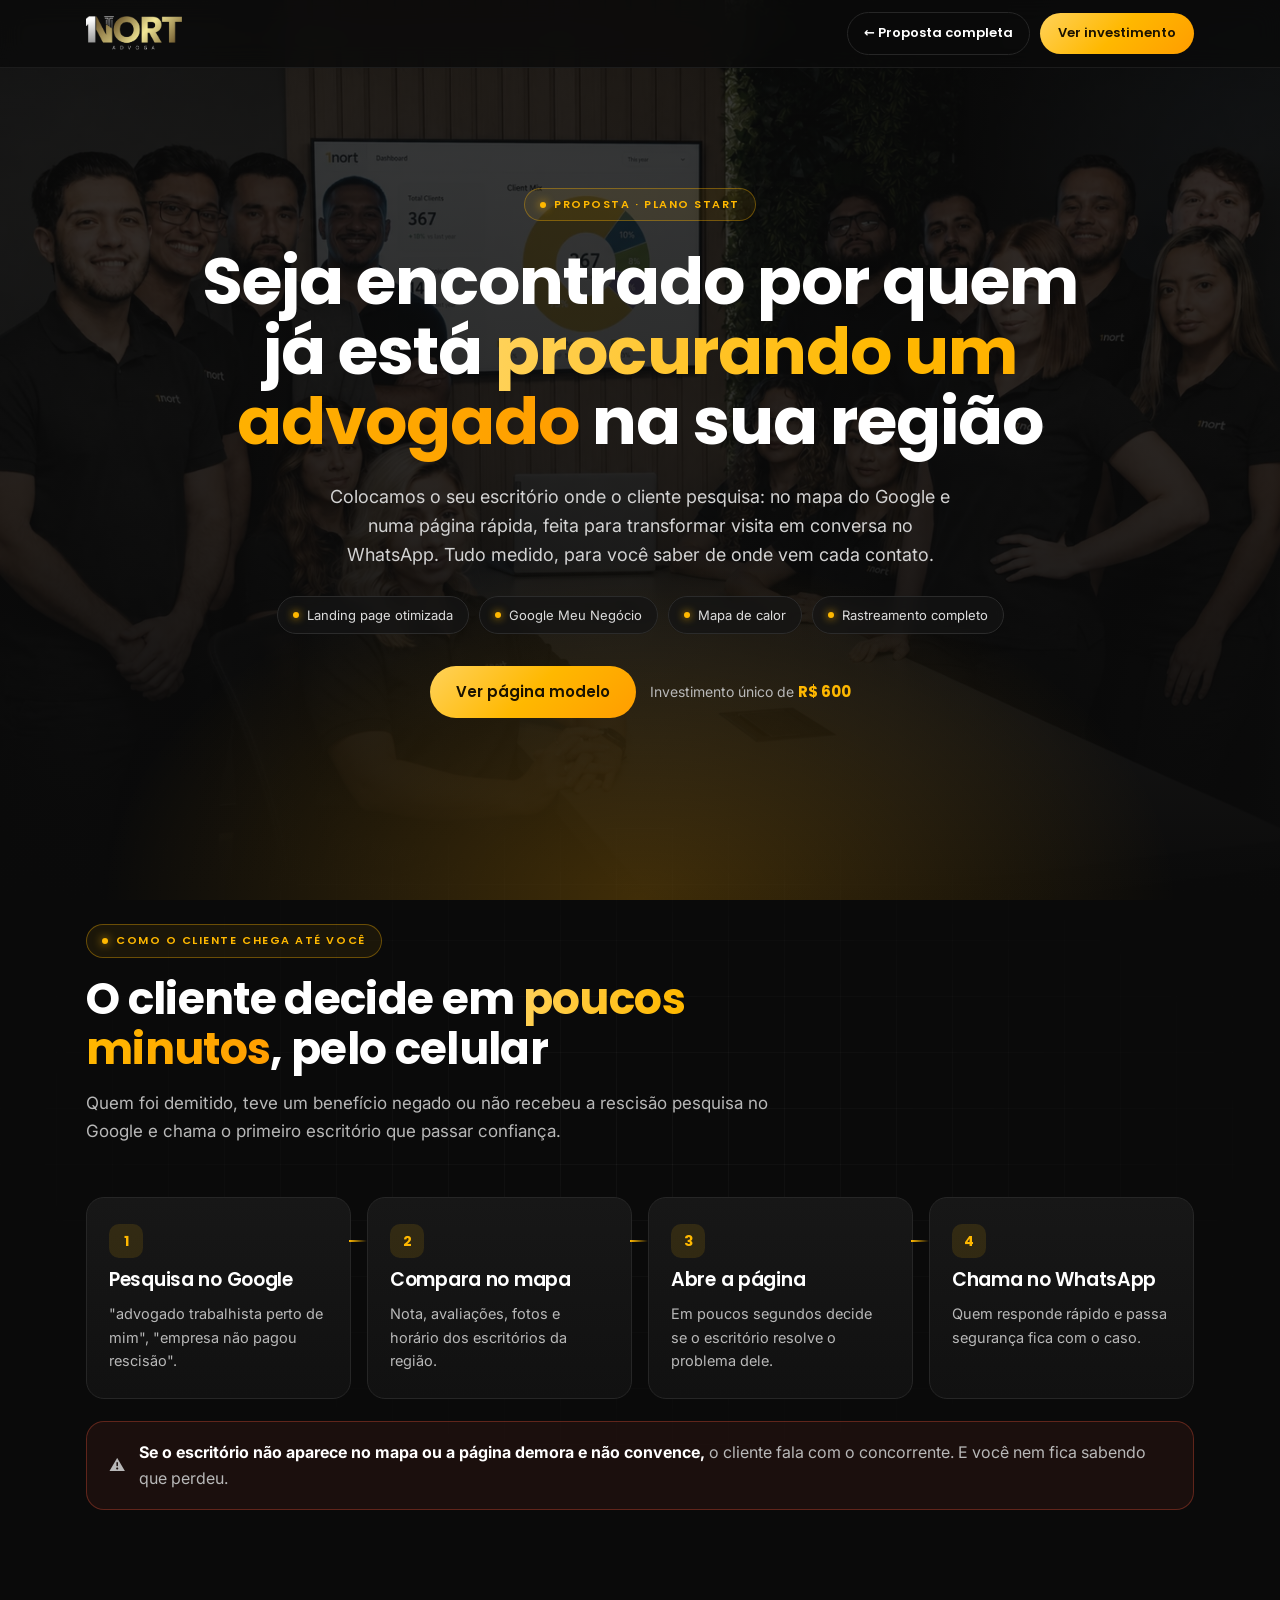
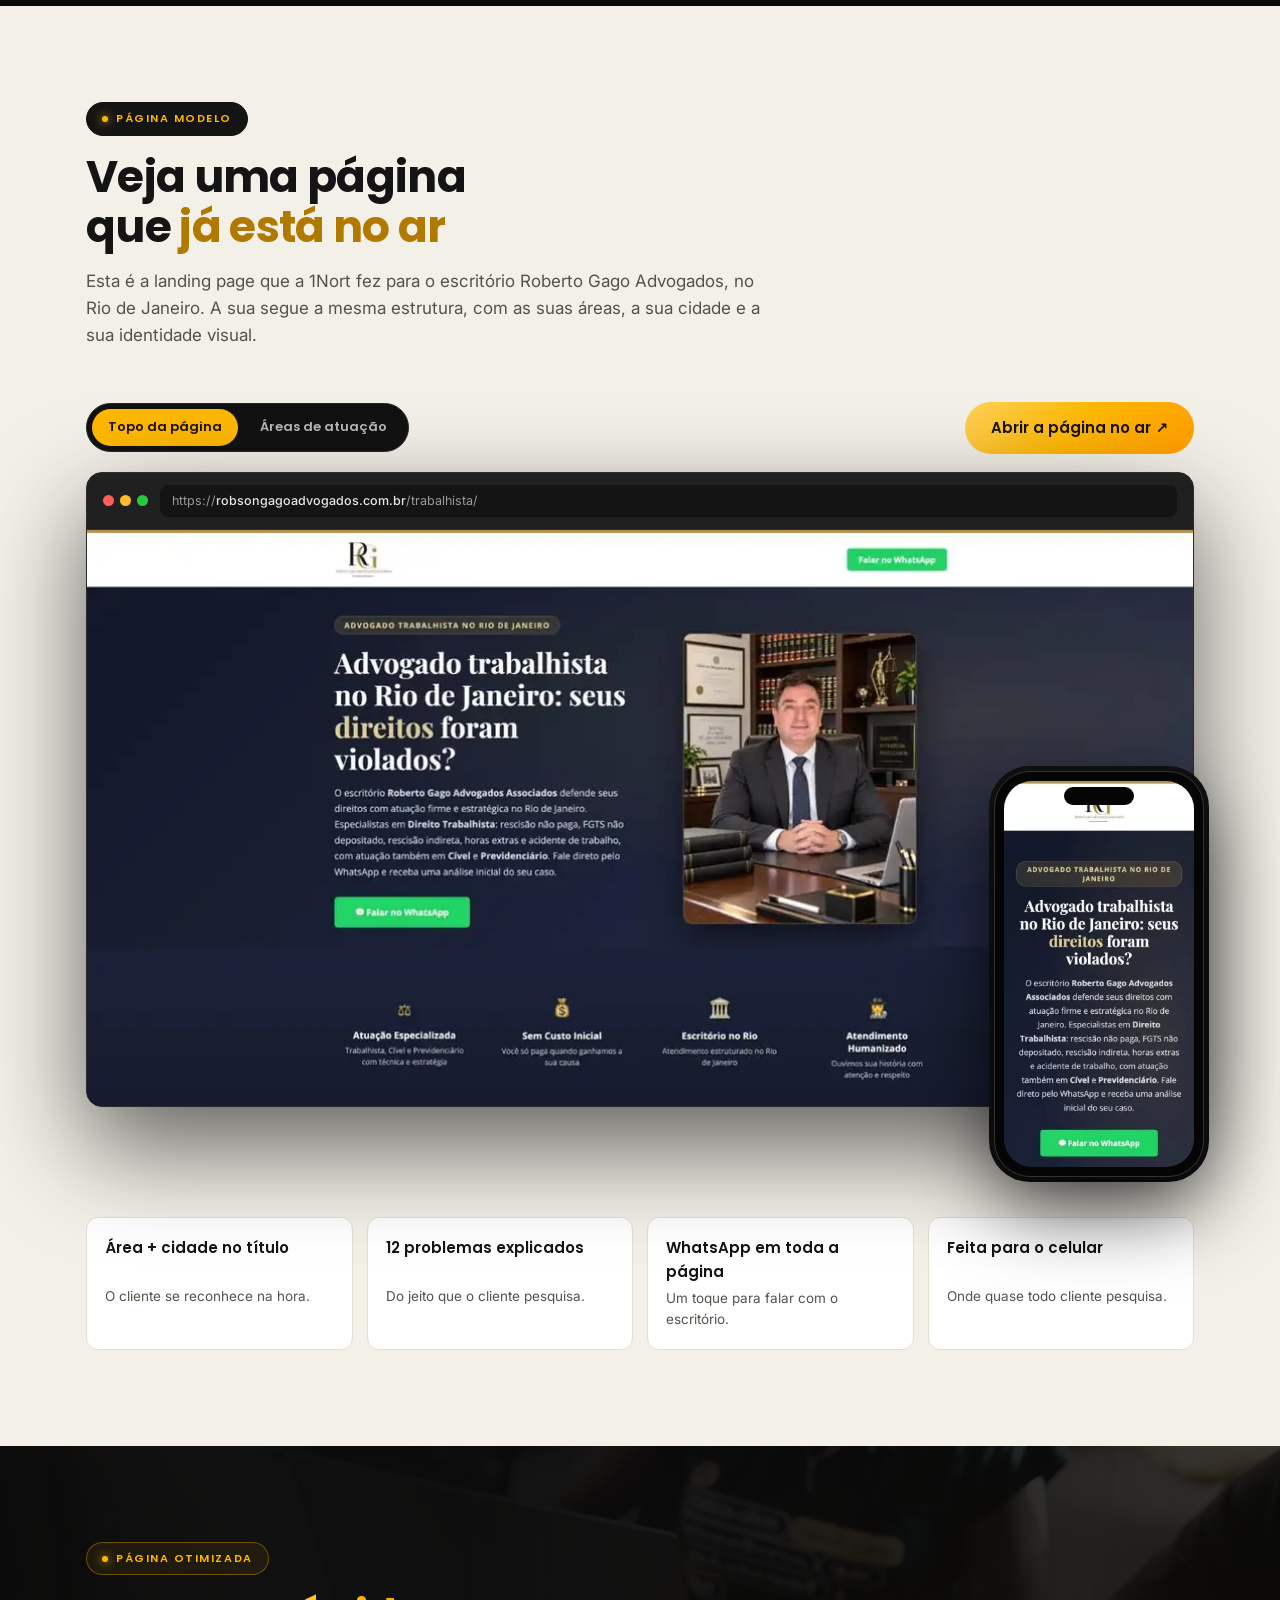
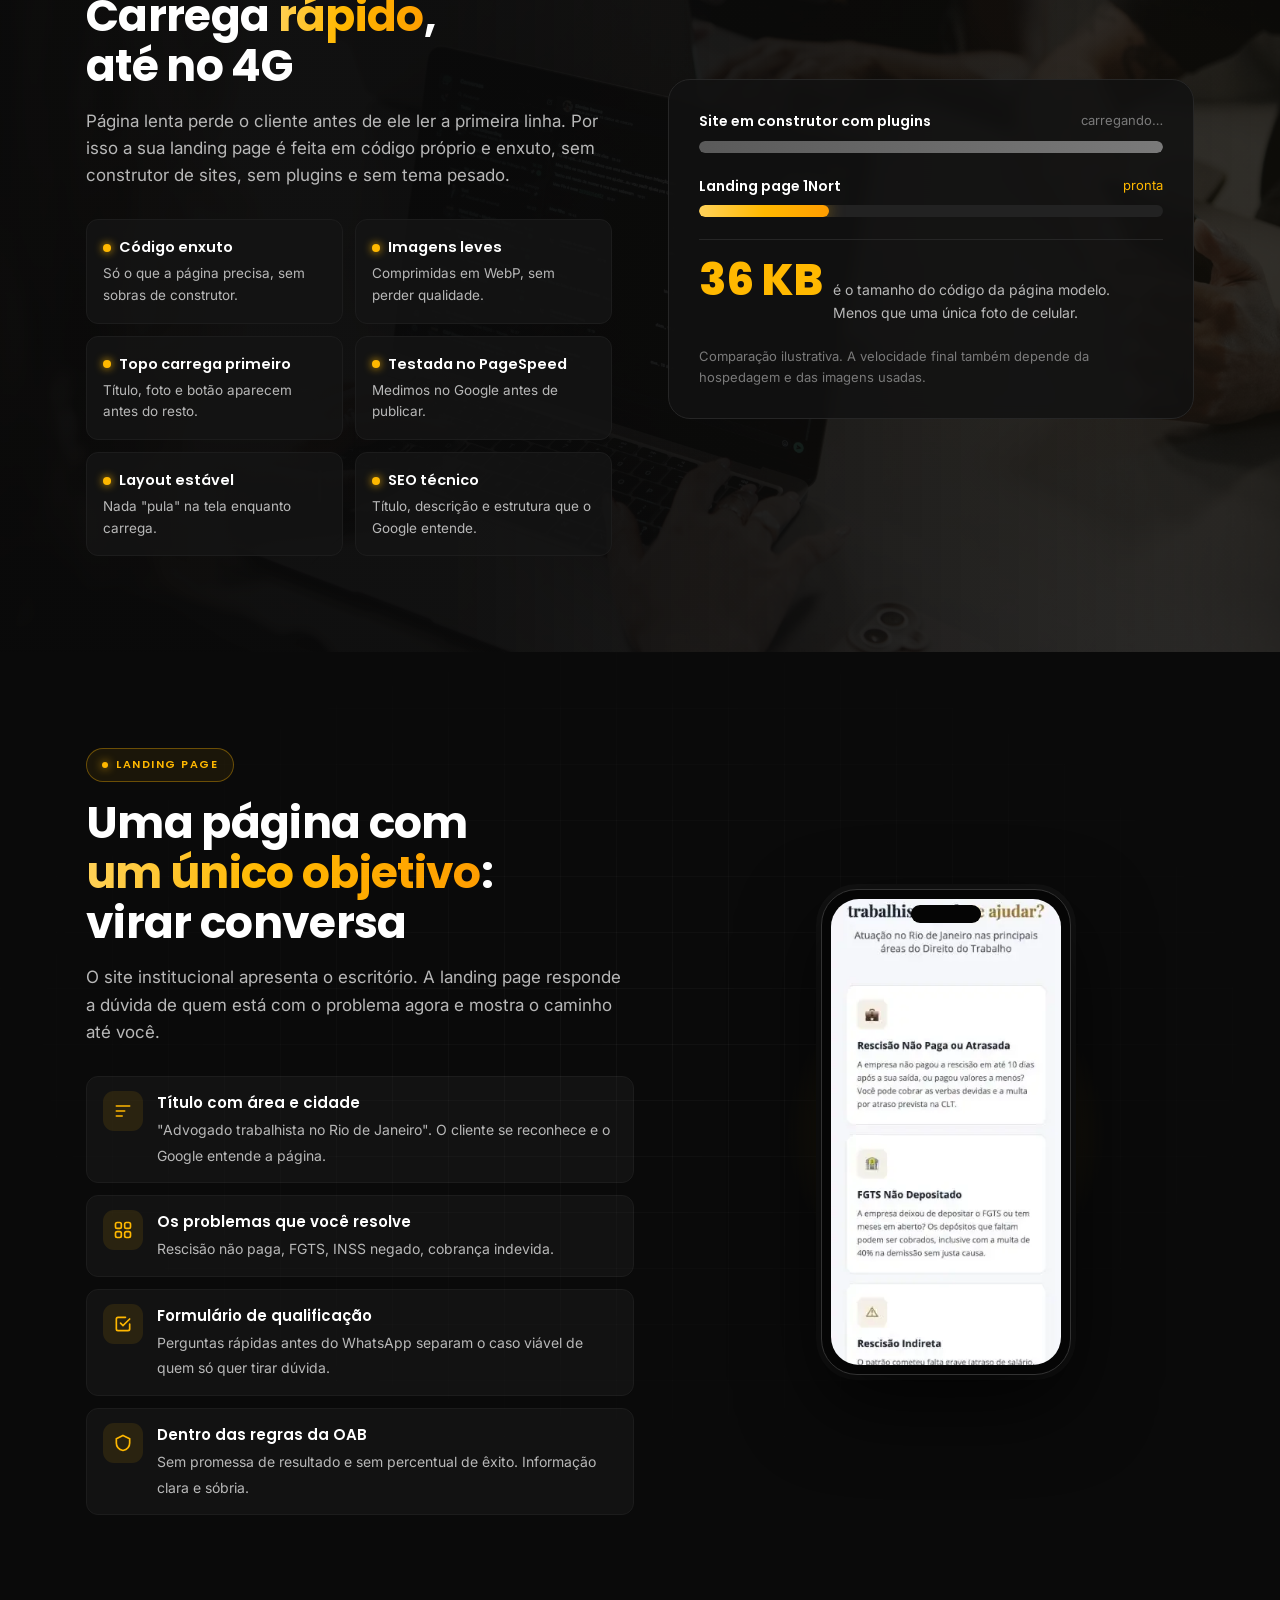
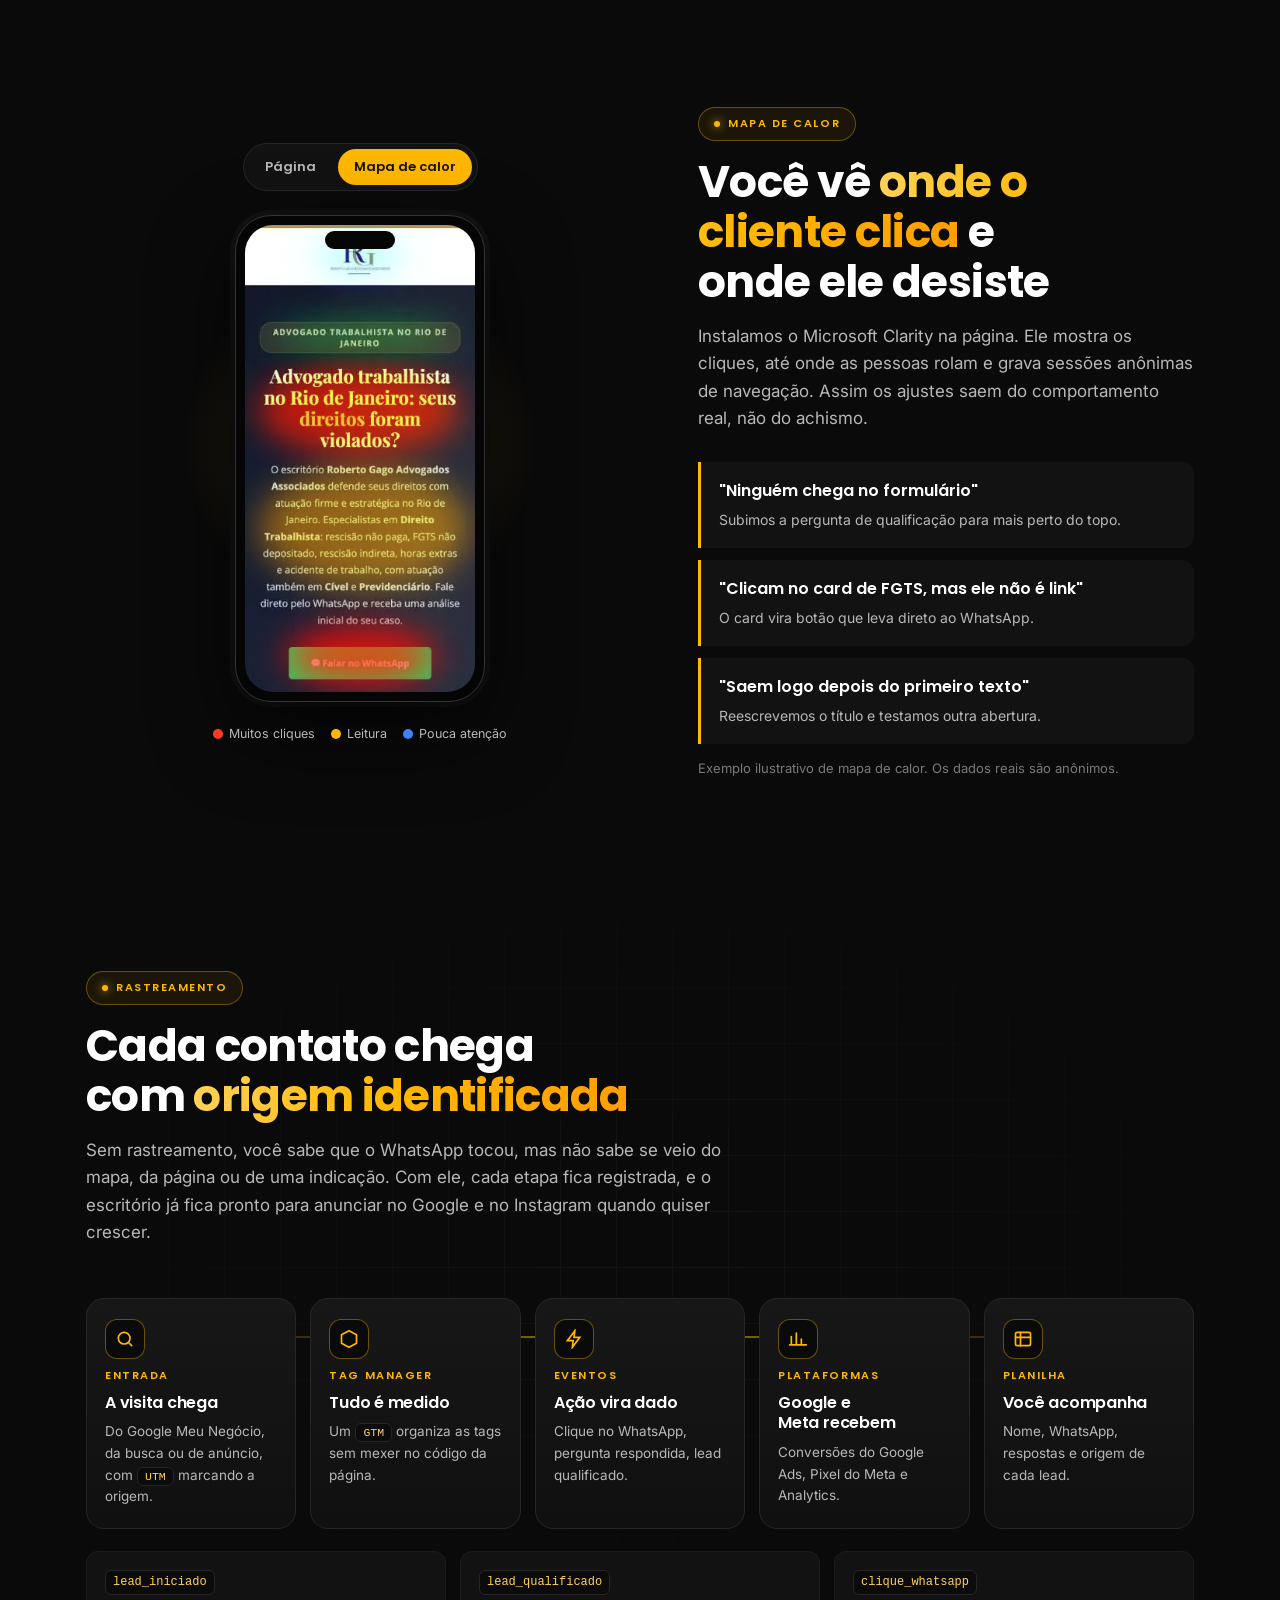
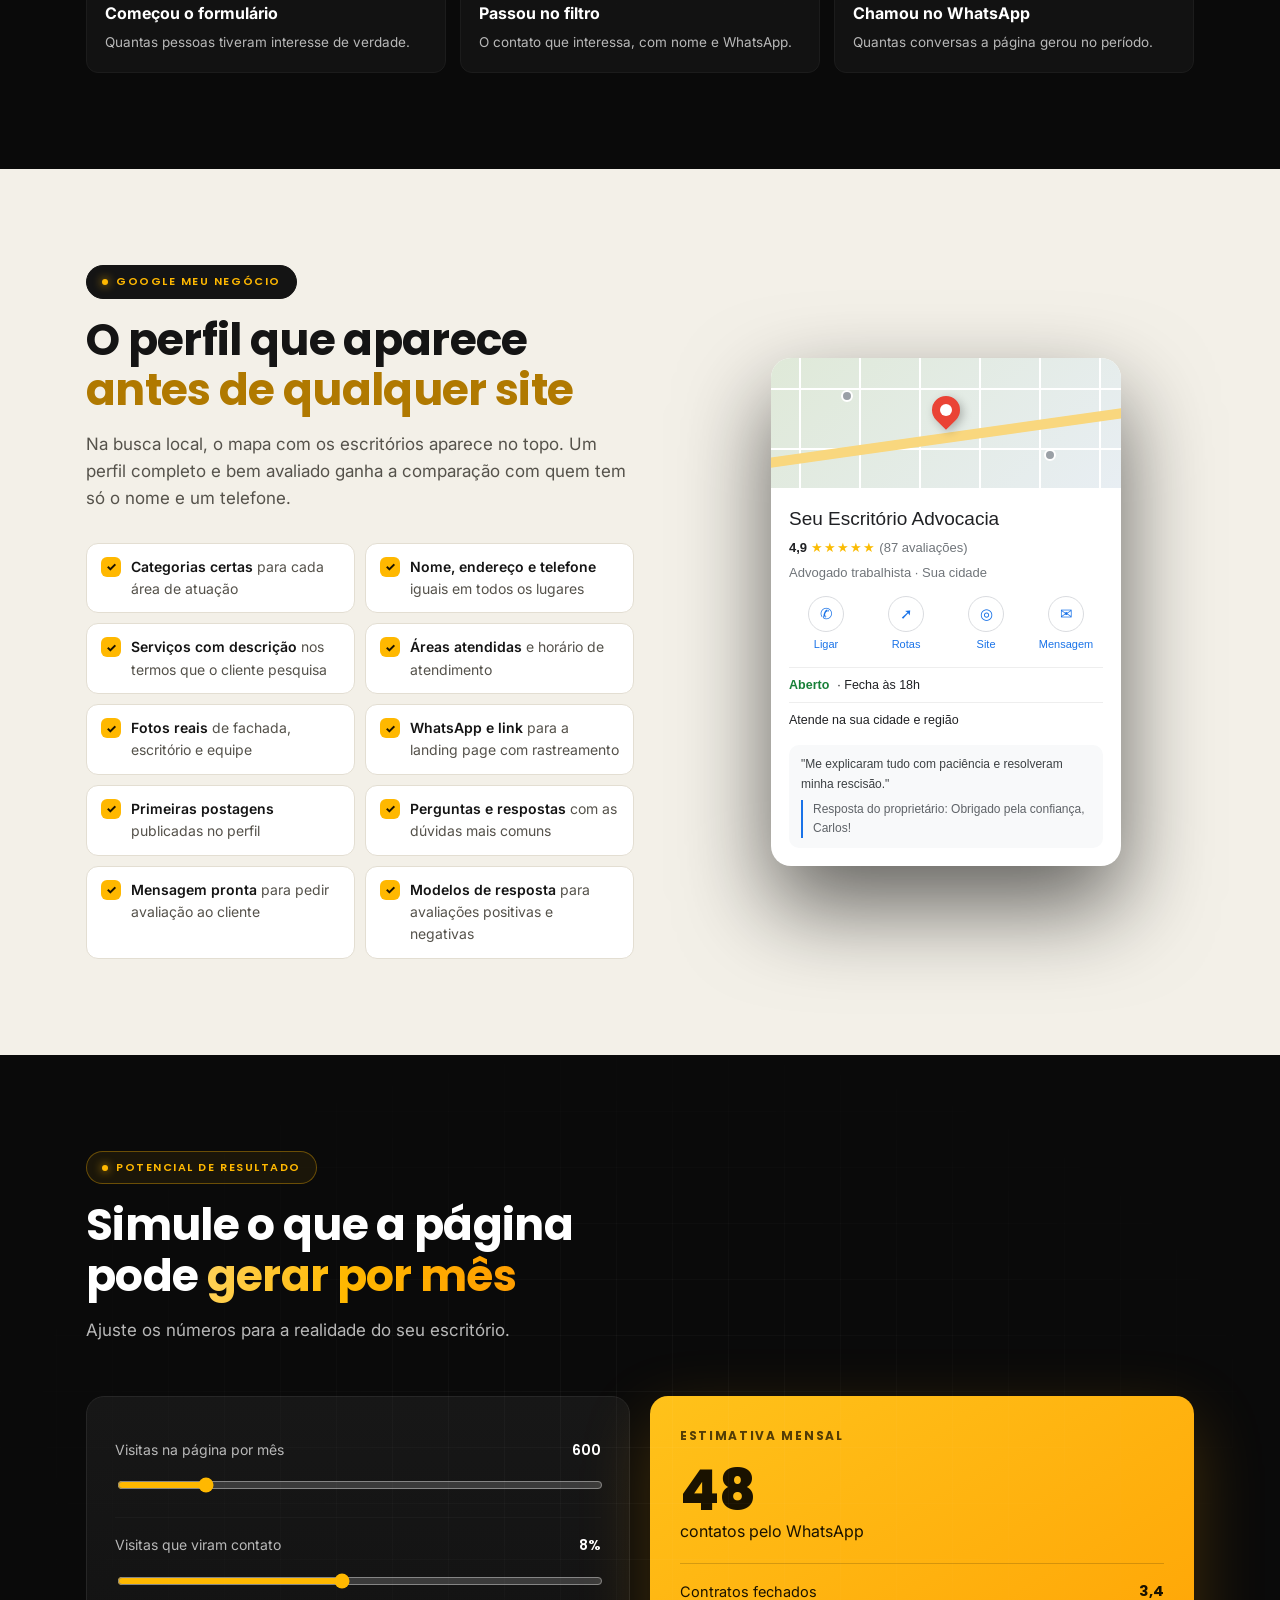
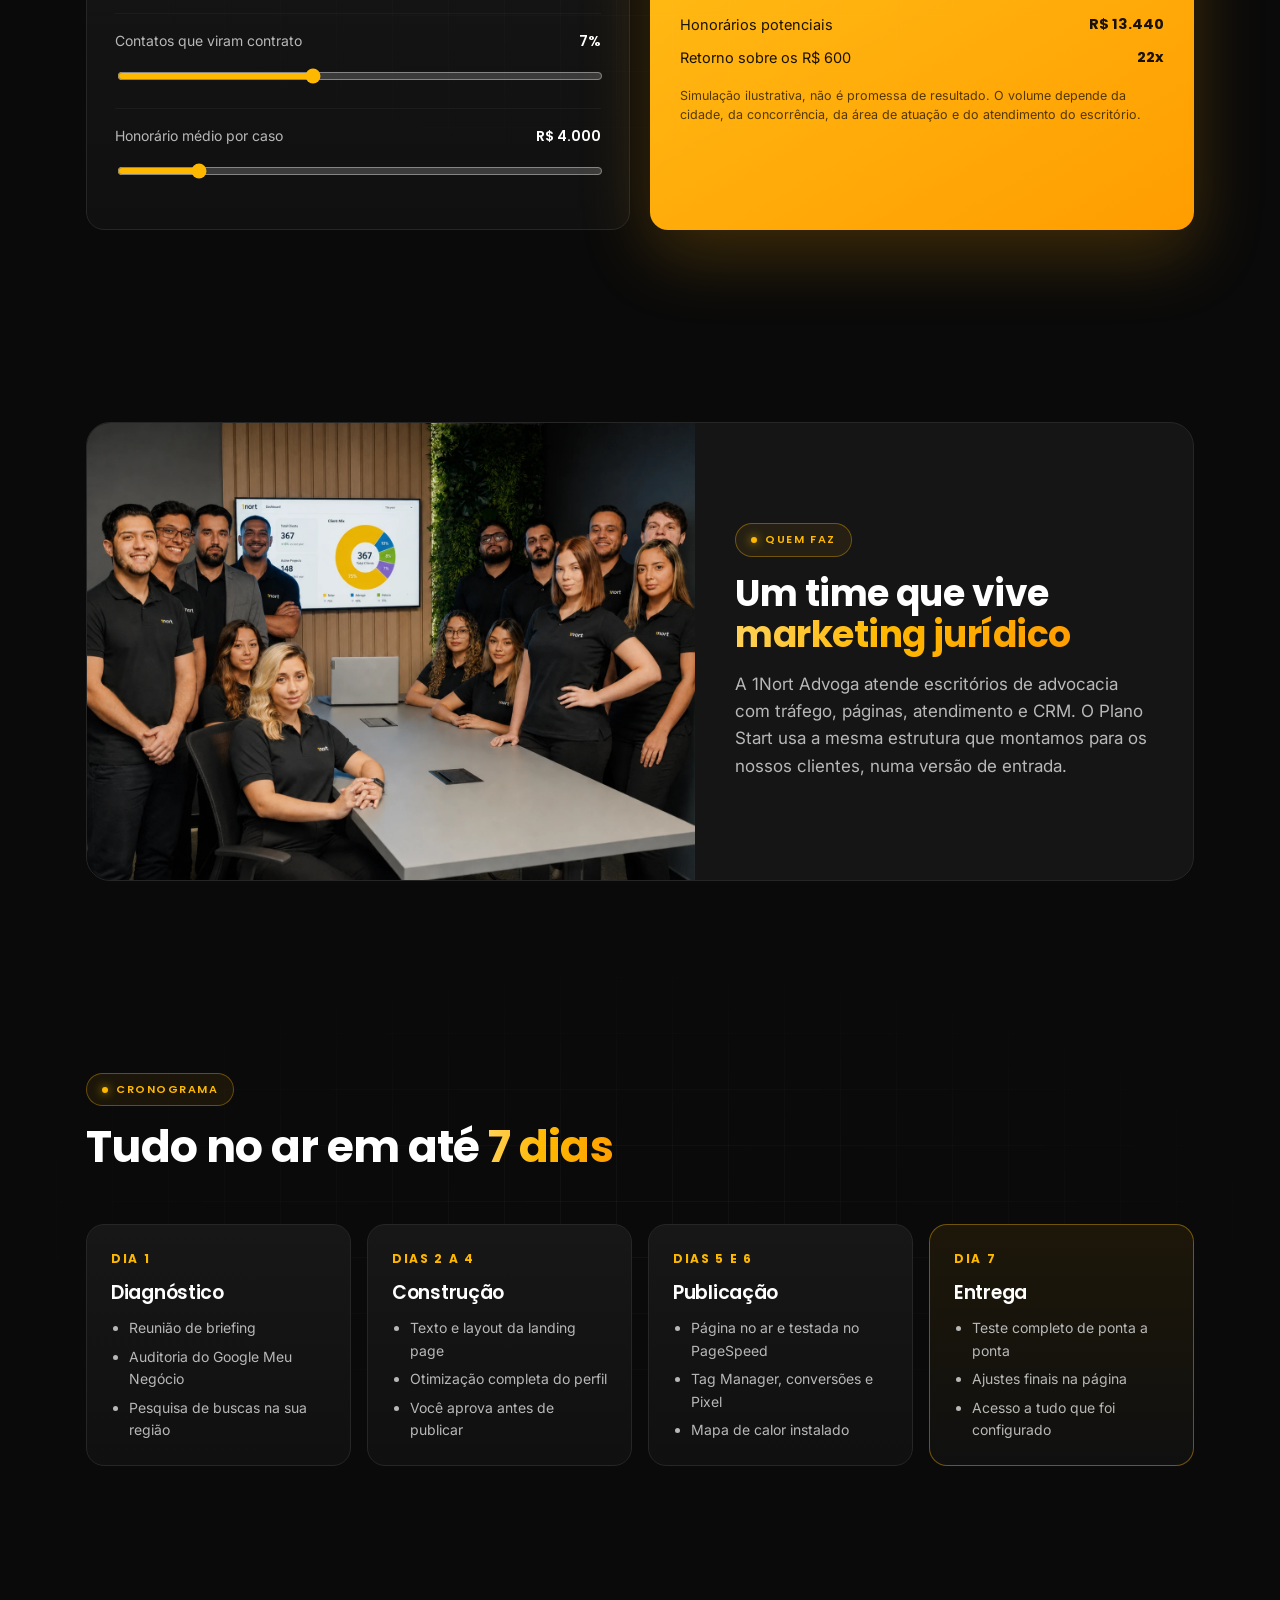
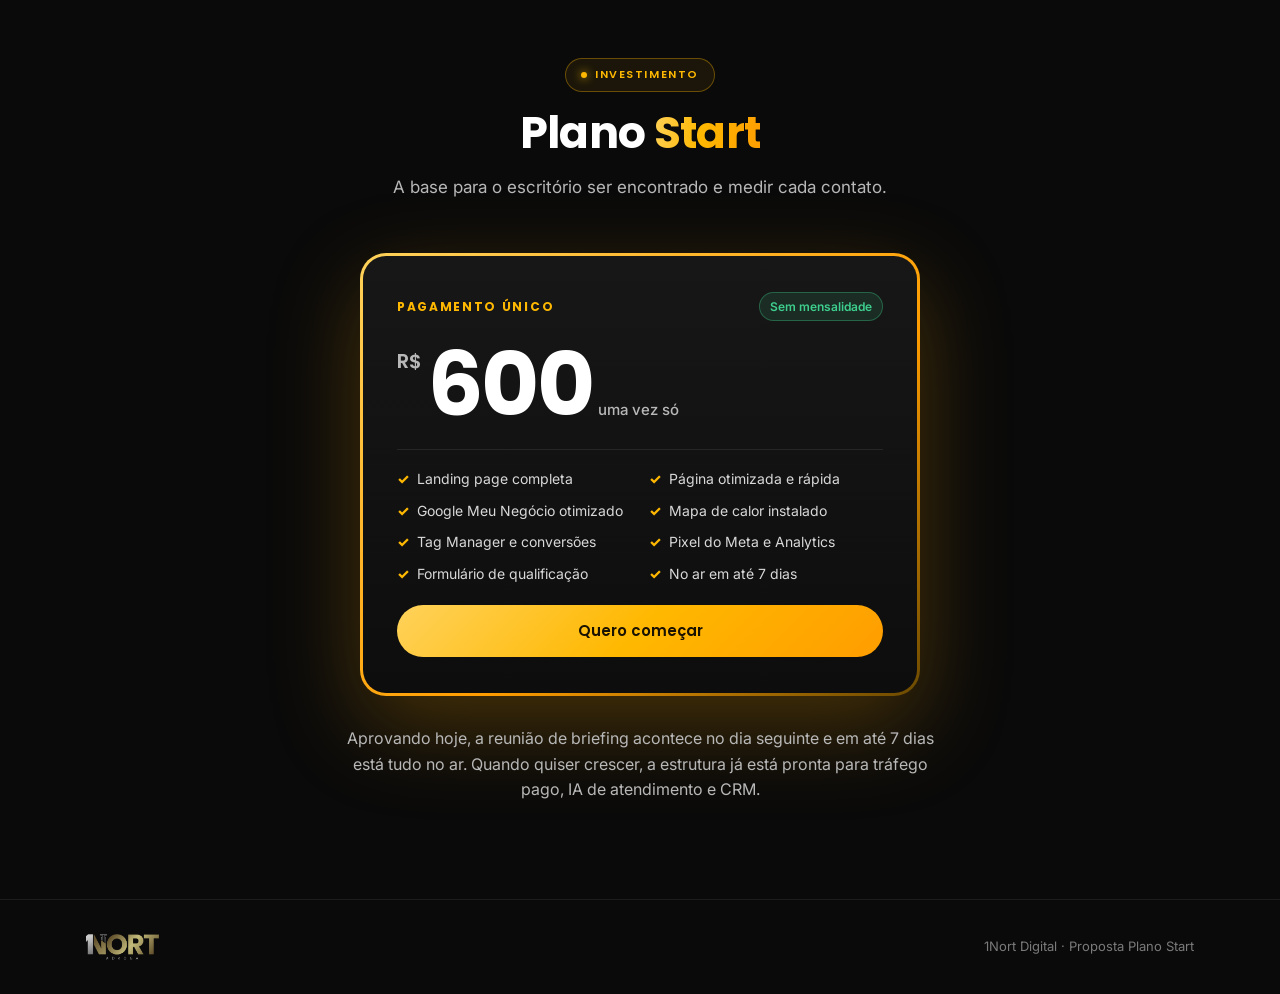
<file: start/index (1).html>
<!doctype html>
<html lang="pt-BR">
<head>
<meta charset="utf-8">
<meta name="viewport" content="width=device-width, initial-scale=1, viewport-fit=cover">
<meta name="robots" content="noindex">
<style>:root{padding-top:env(safe-area-inset-top,0px);padding-bottom:env(safe-area-inset-bottom,0px)}body{margin:0}[hidden]{display:none!important}</style>
</head>
<body>
<title>Plano Start 1Nort Advoga</title>
<meta name="claude:viewport-fit-sides" content="cover">
<link rel="preconnect" href="https://fonts.googleapis.com">
<link rel="preconnect" href="https://fonts.gstatic.com" crossorigin>
<link rel="stylesheet" href="https://fonts.googleapis.com/css2?family=Poppins:wght@500;600;700;800&family=Inter:wght@400;500;600&display=swap">
<style>
/* Layout: proposta em rolagem no padrão 1Nort Advoga. Seções pretas em blocos largos, fotos reais com sobreposição escura, amarelo da marca só em títulos-chave, molduras de navegador e celular para mostrar o modelo real */
:root{
  --bg:#0a0a0a; --bg-2:#121212; --card:#151515; --line:#262626; --line-soft:#1c1c1c;
  --fg:#ffffff; --fg-soft:#b8b8b8; --fg-muted:#7a7a7a;
  --y:#ffb800; --y-soft:#ffd25a; --y-deep:#ff9d00; --y-ink:#1a1200;
  --ok:#3ecf8e; --bad:#ff5a3c;
  --f-display:'Poppins',system-ui,-apple-system,'Segoe UI',sans-serif;
  --f-body:'Inter',system-ui,-apple-system,'Segoe UI',sans-serif;
  --r:18px; --r-sm:12px; --container:1140px;
  color-scheme:dark;
}
*{box-sizing:border-box}
html{scroll-behavior:smooth}
body{background:var(--bg);color:var(--fg);font-family:var(--f-body);font-size:16px;line-height:1.6;margin:0;-webkit-font-smoothing:antialiased;overflow-x:hidden}
img{display:block;max-width:100%}
.wrap{max-width:var(--container);margin:0 auto;padding-left:max(16px,env(safe-area-inset-left,0px));padding-right:max(16px,env(safe-area-inset-right,0px))}
section{padding-block:96px;position:relative}
h1,h2,h3{font-family:var(--f-display);margin:0;text-wrap:balance;letter-spacing:-.015em}
h2{font-size:clamp(28px,4.2vw,44px);line-height:1.14;font-weight:700}
h3{font-size:19px;font-weight:600;line-height:1.3}
p{margin:0}
.hl{background:linear-gradient(100deg,var(--y-soft),var(--y) 45%,var(--y-deep));-webkit-background-clip:text;background-clip:text;color:transparent}
.pill{display:inline-flex;align-items:center;gap:8px;padding:7px 15px;border:1px solid rgba(255,184,0,.35);border-radius:999px;background:rgba(255,184,0,.07);color:var(--y);font-family:var(--f-display);font-size:11px;font-weight:600;letter-spacing:.14em;text-transform:uppercase}
.pill::before{content:"";width:6px;height:6px;border-radius:50%;background:var(--y);box-shadow:0 0 10px var(--y)}
.head{display:grid;gap:16px;max-width:740px;margin-bottom:52px;justify-items:start}
.head.center{margin-inline:auto;text-align:center;justify-items:center}
.lead{color:var(--fg-soft);font-size:17px;max-width:62ch}
.muted{color:var(--fg-muted)}
.small{font-size:13px}
.grid-bg::before{content:"";position:absolute;inset:0;pointer-events:none;background-image:linear-gradient(rgba(255,255,255,.035) 1px,transparent 1px),linear-gradient(90deg,rgba(255,255,255,.035) 1px,transparent 1px);background-size:56px 56px;mask-image:radial-gradient(ellipse 70% 60% at 50% 40%,#000,transparent 80%);-webkit-mask-image:radial-gradient(ellipse 70% 60% at 50% 40%,#000,transparent 80%)}
.light{background:#f3f0e8;color:#141414}
.light .lead,.light .muted{color:#55524b}
.light .pill{background:#141414;border-color:#141414}

/* NAV */
body::before{content:"";position:fixed;inset:0 0 auto;height:env(safe-area-inset-top,0px);z-index:30;background:var(--bg)}
.nav{position:sticky;top:env(safe-area-inset-top,0px);z-index:20;background:rgba(10,10,10,.8);backdrop-filter:blur(12px);-webkit-backdrop-filter:blur(12px);border-bottom:1px solid var(--line-soft)}
.nav .wrap{display:flex;align-items:center;justify-content:space-between;gap:16px;padding-block:12px}
.nav img{height:34px;width:auto}
.btn{display:inline-flex;align-items:center;gap:8px;background:linear-gradient(135deg,var(--y-soft),var(--y) 50%,var(--y-deep));color:var(--y-ink);font-family:var(--f-display);font-weight:600;font-size:15px;padding:14px 26px;border-radius:999px;text-decoration:none;border:0;transition:transform .2s,box-shadow .2s}
.btn:hover{transform:translateY(-2px);box-shadow:0 12px 34px rgba(255,184,0,.35)}
.btn.ghost{background:transparent;color:var(--fg);border:1px solid var(--line)}
.btn.ghost:hover{border-color:var(--y);box-shadow:none}
.nav .btn{padding:10px 18px;font-size:13px}
.nav-actions{display:flex;gap:10px;align-items:center}
a:focus-visible,button:focus-visible,input:focus-visible{outline:2px solid var(--y-soft);outline-offset:3px}

/* HERO */
.hero{padding-block:120px 110px;overflow:hidden;isolation:isolate}
.hero-bg{position:absolute;inset:0;z-index:-2;background:var(--bg) center 30%/cover no-repeat;background-image:url(../assets/images/estrutura-1nort-time.webp);filter:grayscale(.35)}
.hero::after{content:"";position:absolute;inset:0;z-index:-1;background:radial-gradient(ellipse 60% 55% at 50% 100%,rgba(255,170,0,.22),transparent 70%),linear-gradient(180deg,rgba(10,10,10,.78),rgba(10,10,10,.86) 55%,var(--bg))}
.hero .wrap{display:grid;gap:26px;justify-items:center;text-align:center}
.hero h1{font-size:clamp(36px,6.2vw,66px);line-height:1.06;font-weight:700;max-width:920px}
.hero .lead{font-size:18px;max-width:640px;color:#d2d2d2}
.chips{display:flex;flex-wrap:wrap;gap:10px;justify-content:center}
.chip{display:inline-flex;align-items:center;gap:8px;font-size:13px;color:#ddd;padding:8px 15px;border-radius:999px;background:rgba(20,20,20,.75);border:1px solid #2b2b2b;backdrop-filter:blur(6px)}
.chip i{width:6px;height:6px;border-radius:50%;background:var(--y);box-shadow:0 0 8px var(--y)}
.hero-price{display:flex;gap:14px;align-items:center;flex-wrap:wrap;justify-content:center;margin-top:6px}
.hero-price span{font-size:14px;color:var(--fg-soft)}
.hero-price b{font-family:var(--f-display);color:var(--y);font-size:15px}

/* JORNADA */
.journey{display:grid;grid-template-columns:repeat(4,1fr);gap:16px}
.step{position:relative;background:linear-gradient(180deg,#171717,#111);border:1px solid var(--line);border-radius:var(--r);padding:26px 22px;display:grid;gap:10px;align-content:start}
.step .n{width:34px;height:34px;border-radius:10px;display:grid;place-items:center;background:rgba(255,184,0,.12);color:var(--y);font-family:var(--f-display);font-weight:700;font-size:14px}
.step p{color:var(--fg-soft);font-size:14.5px}
.step:not(:last-child)::after{content:"";position:absolute;right:-17px;top:42px;width:18px;height:2px;background:linear-gradient(90deg,var(--y),transparent)}
.alert{margin-top:22px;display:flex;gap:14px;align-items:center;padding:18px 22px;border-radius:var(--r);background:rgba(255,90,60,.07);border:1px solid rgba(255,90,60,.3);color:var(--fg-soft)}
.alert strong{color:var(--fg)}

/* MODELO REAL */
.showcase{position:relative;padding-bottom:40px}
.browser{background:#1a1a1a;border:1px solid #2c2c2c;border-radius:16px;overflow:hidden;box-shadow:0 40px 100px rgba(0,0,0,.6),0 0 0 1px rgba(255,184,0,.06)}
.bar{display:flex;align-items:center;gap:12px;padding:12px 16px;background:#202020;border-bottom:1px solid #2c2c2c}
.dots{display:flex;gap:6px}
.dots i{width:11px;height:11px;border-radius:50%;background:#3a3a3a}
.dots i:first-child{background:#ff5f57}.dots i:nth-child(2){background:#febc2e}.dots i:nth-child(3){background:#28c840}
.url{flex:1;min-width:0;background:#141414;border-radius:8px;padding:6px 12px;font-size:12.5px;color:#9a9a9a;white-space:nowrap;overflow:hidden;text-overflow:ellipsis}
.url b{color:#e6e6e6;font-weight:500}
.views{position:relative;aspect-ratio:1400/729;background:#0f1424}
.views img{position:absolute;inset:0;width:100%;height:100%;object-fit:cover;object-position:top;transition:opacity .45s}
.views img[aria-hidden="true"]{opacity:0}
.phone{width:250px;max-width:100%;background:#050505;border-radius:36px;padding:9px;border:1px solid #333;box-shadow:0 30px 80px rgba(0,0,0,.7),0 0 0 5px #121212;position:relative}
.phone::before{content:"";position:absolute;top:15px;left:50%;transform:translateX(-50%);width:70px;height:18px;border-radius:12px;background:#050505;z-index:3}
.screen{border-radius:28px;overflow:hidden;position:relative;aspect-ratio:296/600;background:#111}
.screen img{width:100%;height:100%;object-fit:cover;object-position:top}
.showcase .phone{position:absolute;right:-10px;bottom:-30px;width:210px}
.tabs{display:inline-flex;gap:6px;padding:5px;border-radius:999px;background:var(--bg-2);border:1px solid var(--line)}
.tabs button{all:unset;cursor:pointer;padding:8px 16px;border-radius:999px;font-family:var(--f-display);font-size:13px;font-weight:600;color:var(--fg-soft)}
.tabs button[aria-pressed="true"]{background:var(--y);color:var(--y-ink)}
.show-top{display:flex;justify-content:space-between;align-items:center;gap:16px;flex-wrap:wrap;margin-bottom:18px}
.tags{display:grid;grid-template-columns:repeat(4,1fr);gap:14px;margin-top:70px}
.tag{padding:18px;border-radius:var(--r-sm);background:var(--bg-2);border:1px solid var(--line-soft);display:grid;gap:4px}
.tag b{font-family:var(--f-display);font-weight:600;font-size:15px}
.tag span{color:var(--fg-soft);font-size:13.5px}

/* SPLIT */
.split{display:grid;grid-template-columns:1.05fr .95fr;gap:64px;align-items:center}
.split > *{min-width:0}
.stage{display:grid;justify-items:center;position:relative}
.stage::before{content:"";position:absolute;width:70%;aspect-ratio:1;border-radius:50%;background:radial-gradient(circle,rgba(255,184,0,.22),transparent 65%);top:50%;left:50%;transform:translate(-50%,-50%);z-index:0}
.stage > *{position:relative;z-index:1}
.list{display:grid;gap:12px;margin-top:30px}
.li{display:grid;grid-template-columns:40px 1fr;gap:14px;align-items:start;padding:14px 16px;border-radius:var(--r-sm);background:var(--bg-2);border:1px solid var(--line-soft);transition:border-color .25s,transform .25s}
.li:hover{border-color:rgba(255,184,0,.35);transform:translateX(4px)}
.li .ic{width:40px;height:40px;border-radius:11px;display:grid;place-items:center;background:rgba(255,184,0,.1);color:var(--y)}
.li .ic svg{width:20px;height:20px}
.li b{display:block;font-family:var(--f-display);font-weight:600;font-size:15px;margin-bottom:2px}
.li span{color:var(--fg-soft);font-size:14px}

/* VELOCIDADE */
.speed{overflow:hidden;isolation:isolate}
.speed-bg{position:absolute;inset:0;z-index:-2;background:var(--bg) center/cover no-repeat;background-image:url(../assets/images/tecnologia-1nort.jpg);filter:grayscale(.4)}
.speed::after{content:"";position:absolute;inset:0;z-index:-1;background:linear-gradient(90deg,rgba(10,10,10,.97) 35%,rgba(10,10,10,.8)),radial-gradient(ellipse 50% 60% at 85% 50%,rgba(255,184,0,.15),transparent)}
.speed-grid{display:grid;grid-template-columns:1fr 1fr;gap:56px;align-items:center}
.speed-grid > *{min-width:0}
.meter{background:rgba(18,18,18,.85);border:1px solid var(--line);border-radius:22px;padding:30px;backdrop-filter:blur(6px);display:grid;gap:22px}
.load{display:grid;gap:8px}
.load-top{display:flex;justify-content:space-between;gap:12px;font-size:14px}
.load-top b{font-family:var(--f-display);font-weight:600}
.load-top span{color:var(--fg-muted);font-size:13px}
.track{height:12px;border-radius:12px;background:#222;overflow:hidden}
.fill{height:100%;border-radius:12px;width:0;transition:width 1.6s cubic-bezier(.2,.8,.2,1)}
.fill.slow{background:linear-gradient(90deg,#5a5a5a,#7a7a7a)}
.fill.fast{background:linear-gradient(90deg,var(--y-soft),var(--y),var(--y-deep));box-shadow:0 0 16px rgba(255,184,0,.5)}
.fill.slow{width:100%}
.fill.fast{width:28%}
.speed.wait .fill{width:0}
.kb{display:flex;align-items:baseline;gap:10px;flex-wrap:wrap;padding-top:18px;border-top:1px solid var(--line)}
.kb strong{font-family:var(--f-display);font-size:44px;line-height:1;font-weight:800;color:var(--y);font-variant-numeric:tabular-nums}
.kb span{color:var(--fg-soft);font-size:14px;max-width:34ch}
.opt{display:grid;grid-template-columns:1fr 1fr;gap:12px;margin-top:30px}
.op{padding:16px;border-radius:var(--r-sm);background:rgba(20,20,20,.8);border:1px solid var(--line-soft);display:grid;gap:4px}
.op b{font-family:var(--f-display);font-weight:600;font-size:14.5px;display:flex;gap:8px;align-items:center}
.op b::before{content:"";width:8px;height:8px;border-radius:50%;background:var(--y);box-shadow:0 0 8px var(--y);flex:none}
.op span{color:var(--fg-soft);font-size:13.5px}

/* HEATMAP */
.heat{position:absolute;inset:0;pointer-events:none;opacity:0;transition:opacity .5s;mix-blend-mode:hard-light;z-index:2}
.heat.on{opacity:.85}
.blob{position:absolute;border-radius:50%;filter:blur(16px)}
.legend{display:flex;gap:16px;flex-wrap:wrap;margin-top:22px;font-size:12.5px;color:var(--fg-soft);justify-content:center}
.legend span{display:inline-flex;align-items:center;gap:6px}
.legend i{width:10px;height:10px;border-radius:50%}
.insights{display:grid;gap:12px;margin-top:30px}
.insight{padding:16px 18px;border-left:3px solid var(--y);background:var(--bg-2);border-radius:0 var(--r-sm) var(--r-sm) 0}
.insight b{font-family:var(--f-display);font-weight:600;display:block;margin-bottom:3px}
.insight span{color:var(--fg-soft);font-size:14px}
.stage .tabs{margin-bottom:24px}

/* RASTREAMENTO */
.flow{display:grid;grid-template-columns:repeat(5,1fr);gap:14px;position:relative}
.flow::before{content:"";position:absolute;left:4%;right:4%;top:38px;height:2px;background:linear-gradient(90deg,transparent,rgba(255,184,0,.6),transparent);z-index:0}
.node{position:relative;z-index:1;background:linear-gradient(180deg,#171717,#101010);border:1px solid var(--line);border-radius:var(--r);padding:20px 18px;display:grid;gap:8px;align-content:start}
.node .dot{width:40px;height:40px;border-radius:12px;display:grid;place-items:center;background:var(--bg);border:1px solid rgba(255,184,0,.4);color:var(--y)}
.node .dot svg{width:20px;height:20px}
.node .k{font-family:var(--f-display);font-size:11px;letter-spacing:.14em;text-transform:uppercase;color:var(--y);font-weight:600}
.node h3{font-size:16px}
.node p{color:var(--fg-soft);font-size:13.5px}
code{font-size:11.5px;background:#0b0b0b;border:1px solid var(--line);color:var(--y-soft);padding:2px 7px;border-radius:6px;font-family:ui-monospace,Menlo,Consolas,monospace}
.events{display:grid;grid-template-columns:repeat(3,1fr);gap:14px;margin-top:22px}
.event{padding:18px;border-radius:var(--r-sm);background:var(--bg-2);border:1px solid var(--line-soft);display:grid;gap:6px}
.event code{justify-self:start;font-size:12px}
.event span{color:var(--fg-soft);font-size:13.5px}

/* GMN */
.gmn{width:350px;max-width:100%;background:#fff;color:#202124;border-radius:20px;overflow:hidden;box-shadow:0 40px 90px rgba(0,0,0,.6);font-family:Arial,Helvetica,sans-serif}
.map{height:130px;position:relative;background:
  linear-gradient(90deg,transparent 47%,#fff 47% 50%,transparent 50%) 0 0/60px 60px,
  linear-gradient(0deg,transparent 47%,#fff 47% 50%,transparent 50%) 0 0/60px 60px,
  linear-gradient(135deg,#dfe9d8,#e8eef3)}
.map .road{position:absolute;left:-10%;top:58%;width:120%;height:10px;background:#f9d77e;transform:rotate(-8deg)}
.map .pin{position:absolute;left:50%;top:40%;width:28px;height:28px;background:#ea4335;border-radius:50% 50% 50% 0;transform:translate(-50%,-50%) rotate(-45deg);box-shadow:0 4px 10px rgba(0,0,0,.25)}
.map .pin::after{content:"";position:absolute;inset:8px;background:#fff;border-radius:50%}
.map .pin2{position:absolute;width:12px;height:12px;border-radius:50%;background:#9aa0a6;border:2px solid #fff}
.gmn-body{padding:16px 18px 18px}
.gmn-name{font-size:19px;margin:0 0 4px}
.stars{font-size:13px;color:#70757a}
.stars b{color:#202124}
.stars span{color:#fbbc04;letter-spacing:1px}
.gmn-cat{font-size:13px;color:#70757a;margin:4px 0 12px}
.gmn-actions{display:grid;grid-template-columns:repeat(4,1fr);gap:6px;margin-bottom:14px}
.gmn-actions div{display:grid;justify-items:center;gap:4px;font-size:11px;color:#1a73e8}
.gmn-actions i{width:36px;height:36px;border-radius:50%;border:1px solid #dadce0;display:grid;place-items:center;font-style:normal;font-size:15px}
.gmn-row{font-size:12.5px;padding:7px 0;border-top:1px solid #eee;display:flex;gap:8px}
.gmn-row b{color:#188038;font-weight:600}
.gmn-review{margin-top:8px;background:#f8f9fa;border-radius:10px;padding:10px 12px;font-size:12px;color:#3c4043}
.gmn-review em{display:block;font-style:normal;margin-top:6px;padding-left:10px;border-left:2px solid #1a73e8;color:#5f6368}
.checks{display:grid;grid-template-columns:1fr 1fr;gap:10px;margin-top:30px}
.ck{display:flex;gap:10px;align-items:flex-start;padding:12px 14px;border-radius:var(--r-sm);background:#fff;border:1px solid #e3ded2;font-size:14px;color:#55524b}
.ck b{color:#141414;font-weight:600}
.ck::before{content:"✓";flex:none;width:20px;height:20px;border-radius:6px;background:var(--y);color:var(--y-ink);display:grid;place-items:center;font-size:12px;font-weight:800;margin-top:1px}

/* SIMULADOR */
.sim{display:grid;grid-template-columns:1fr 1fr;gap:20px;align-items:stretch}
.sim > *{min-width:0}
.panel{background:linear-gradient(180deg,#171717,#101010);border:1px solid var(--line);border-radius:var(--r);padding:26px 28px}
.field{display:grid;gap:8px;padding:16px 0;border-bottom:1px solid var(--line-soft)}
.field:last-child{border-bottom:0}
.field label{display:flex;justify-content:space-between;gap:12px;font-size:14px;color:var(--fg-soft)}
.field output{font-family:var(--f-display);font-weight:600;color:var(--fg);font-variant-numeric:tabular-nums}
input[type=range]{width:100%;accent-color:var(--y);height:28px}
.result{background:linear-gradient(150deg,#ffc21a,#ff9d00);color:var(--y-ink);border-radius:var(--r);padding:30px;display:grid;gap:18px;align-content:start;box-shadow:0 24px 70px rgba(255,170,0,.22)}
.result .lbl{font-family:var(--f-display);font-size:12px;font-weight:700;letter-spacing:.14em;text-transform:uppercase;opacity:.75}
.big{font-family:var(--f-display);font-weight:800;font-size:clamp(40px,5.5vw,56px);line-height:1;font-variant-numeric:tabular-nums}
.rows{display:grid;gap:10px;border-top:1px solid rgba(26,18,0,.18);padding-top:16px}
.rows div{display:flex;justify-content:space-between;gap:12px;font-size:14.5px}
.rows b{font-family:var(--f-display);font-variant-numeric:tabular-nums}
.disc{font-size:12.5px;opacity:.75;line-height:1.5}

/* TIME */
.team{display:grid;grid-template-columns:1.1fr .9fr;gap:0;border-radius:24px;overflow:hidden;border:1px solid var(--line);background:var(--card)}
.team > *{min-width:0}
.team img{width:100%;height:100%;object-fit:cover;min-height:320px}
.team .txt{padding:44px 40px;display:grid;gap:16px;align-content:center}

/* CRONOGRAMA */
.weeks{display:grid;grid-template-columns:repeat(4,1fr);gap:16px;position:relative}
.week{background:linear-gradient(180deg,#171717,#101010);border:1px solid var(--line);border-radius:var(--r);padding:24px;display:grid;gap:12px;align-content:start}
.week .n{font-family:var(--f-display);font-weight:700;color:var(--y);font-size:12px;letter-spacing:.14em;text-transform:uppercase}
.week ul{margin:0;padding-left:18px;color:var(--fg-soft);font-size:14px;display:grid;gap:6px}
.week:last-child{border-color:rgba(255,184,0,.4);background:linear-gradient(180deg,#1d1709,#101010)}

/* PREÇO */
.price-wrap{display:grid;justify-items:center}
.offer{width:min(560px,100%);border-radius:26px;padding:3px;background:linear-gradient(140deg,var(--y-soft),var(--y-deep) 60%,#6b4a00);box-shadow:0 30px 90px rgba(255,170,0,.25)}
.offer-in{border-radius:23px;background:linear-gradient(180deg,#171717,#0d0d0d);padding:36px 34px;display:grid;gap:20px}
.offer .lbl{display:flex;justify-content:space-between;align-items:center;gap:12px;flex-wrap:wrap}
.offer .lbl span{font-family:var(--f-display);font-size:12px;font-weight:700;letter-spacing:.14em;text-transform:uppercase;color:var(--y)}
.badge{font-size:12px;font-weight:600;background:rgba(62,207,142,.12);color:var(--ok);border:1px solid rgba(62,207,142,.35);padding:4px 10px;border-radius:999px}
.amount{display:flex;align-items:flex-start;gap:6px;font-family:var(--f-display);font-weight:800;line-height:1}
.amount small{font-size:20px;font-weight:600;margin-top:10px;color:var(--fg-soft)}
.amount strong{font-size:clamp(64px,10vw,88px);letter-spacing:-.03em}
.amount em{font-style:normal;font-size:15px;font-weight:500;color:var(--fg-soft);align-self:flex-end;margin-bottom:12px;font-family:var(--f-body)}
.inc{display:grid;grid-template-columns:1fr 1fr;gap:9px 18px;margin:0;padding:18px 0 0;list-style:none;border-top:1px solid var(--line);font-size:14px;color:#d8d8d8}
.inc li{display:flex;gap:8px}
.inc li::before{content:"✓";color:var(--y);font-weight:800}
.offer .btn{justify-content:center}
.next{margin-top:30px;text-align:center;color:var(--fg-soft);max-width:600px;margin-inline:auto}
footer{padding-block:34px;border-top:1px solid var(--line-soft);color:var(--fg-muted);font-size:13px}
footer .wrap{display:flex;justify-content:space-between;align-items:center;gap:16px;flex-wrap:wrap}
footer img{height:26px;width:auto;opacity:.8}

/* RESPONSIVO */
@media (max-width:960px){
  .journey,.weeks,.tags{grid-template-columns:1fr 1fr}
  .step:nth-child(2)::after{display:none}
  .flow{grid-template-columns:1fr 1fr}
  .flow::before{display:none}
  .events{grid-template-columns:1fr}
  .split,.speed-grid,.team{grid-template-columns:1fr;gap:44px}
  .team{gap:0}
  .split.rev .stage{order:-1}
  .sim{grid-template-columns:1fr}
  .showcase .phone{width:150px;right:-6px;bottom:-40px}
}
@media (max-width:560px){
  section{padding-block:68px}
  .nav .btn.ghost{display:inline-flex}
  .journey,.weeks,.flow,.checks,.opt,.tags,.inc{grid-template-columns:1fr}
  .step::after{display:none}
  .panel,.result,.offer-in{padding:22px}
  .team .txt{padding:26px 22px}
  .nav .btn{display:none}
  .showcase .phone{width:118px;border-radius:24px;padding:6px}
  .showcase .phone .screen{border-radius:18px}
  .showcase .phone::before{display:none}
  .tags{margin-top:56px}
}
@media (prefers-reduced-motion:reduce){*{transition:none!important;scroll-behavior:auto!important}.speed .fill.slow{width:100%}.speed .fill.fast{width:28%}}
</style>

<nav class="nav" aria-label="Topo">
  <div class="wrap">
    <img src="../assets/images/1nort-advoga-logo.webp" alt="1Nort Advoga" width="420" height="148">
    <div class="nav-actions"><a class="btn ghost" href="../" style="padding:10px 16px;font-size:13px">← Proposta completa</a>
    <a class="btn" href="#investimento">Ver investimento</a></div>
  </div>
</nav>

<!-- HERO -->
<header class="section hero">
  <div class="hero-bg" role="img" aria-label="Time da 1Nort no escritório"></div>
  <div class="wrap">
    <span class="pill">Proposta · Plano Start</span>
    <h1>Seja encontrado por quem já está <span class="hl">procurando um advogado</span> na sua região</h1>
    <p class="lead">Colocamos o seu escritório onde o cliente pesquisa: no mapa do Google e numa página rápida, feita para transformar visita em conversa no WhatsApp. Tudo medido, para você saber de onde vem cada contato.</p>
    <div class="chips">
      <span class="chip"><i></i>Landing page otimizada</span>
      <span class="chip"><i></i>Google Meu Negócio</span>
      <span class="chip"><i></i>Mapa de calor</span>
      <span class="chip"><i></i>Rastreamento completo</span>
    </div>
    <div class="hero-price"><a class="btn" href="#modelo">Ver página modelo</a><span>Investimento único de <b>R$ 600</b></span></div>
  </div>
</header>

<!-- JORNADA -->
<section id="jornada" class="grid-bg">
  <div class="wrap">
    <div class="head">
      <span class="pill">Como o cliente chega até você</span>
      <h2>O cliente decide em <span class="hl">poucos minutos</span>, pelo celular</h2>
      <p class="lead">Quem foi demitido, teve um benefício negado ou não recebeu a rescisão pesquisa no Google e chama o primeiro escritório que passar confiança.</p>
    </div>
    <div class="journey">
      <div class="step"><span class="n">1</span><h3>Pesquisa no Google</h3><p>"advogado trabalhista perto de mim", "empresa não pagou rescisão".</p></div>
      <div class="step"><span class="n">2</span><h3>Compara no mapa</h3><p>Nota, avaliações, fotos e horário dos escritórios da região.</p></div>
      <div class="step"><span class="n">3</span><h3>Abre a página</h3><p>Em poucos segundos decide se o escritório resolve o problema dele.</p></div>
      <div class="step"><span class="n">4</span><h3>Chama no WhatsApp</h3><p>Quem responde rápido e passa segurança fica com o caso.</p></div>
    </div>
    <div class="alert"><span aria-hidden="true">⚠</span><p><strong>Se o escritório não aparece no mapa ou a página demora e não convence,</strong> o cliente fala com o concorrente. E você nem fica sabendo que perdeu.</p></div>
  </div>
</section>

<!-- MODELO REAL -->
<section id="modelo" class="light">
  <div class="wrap">
    <div class="head">
      <span class="pill">Página modelo</span>
      <h2>Veja uma página que <span class="hl" style="background:none;color:#b07900;-webkit-text-fill-color:#b07900">já está no ar</span></h2>
      <p class="lead">Esta é a landing page que a 1Nort fez para o escritório Roberto Gago Advogados, no Rio de Janeiro. A sua segue a mesma estrutura, com as suas áreas, a sua cidade e a sua identidade visual.</p>
    </div>
    <div class="show-top">
      <div class="tabs" role="group" aria-label="Parte da página">
        <button type="button" id="tab-topo" aria-pressed="true">Topo da página</button>
        <button type="button" id="tab-areas" aria-pressed="false">Áreas de atuação</button>
      </div>
      <a class="btn" href="https://robsongagoadvogados.com.br/trabalhista/" target="_blank" rel="noopener">Abrir a página no ar ↗</a>
    </div>
    <div class="showcase">
      <div class="browser">
        <div class="bar"><div class="dots"><i></i><i></i><i></i></div><div class="url">https://<b>robsongagoadvogados.com.br</b>/trabalhista/</div></div>
        <div class="views">
          <img id="v-topo" src="[data-uri]" alt="Topo da landing page do Roberto Gago Advogados no computador" width="1400" height="729">
          <img id="v-areas" src="[data-uri]" alt="Seção de áreas de atuação da landing page" width="1400" height="729" aria-hidden="true">
        </div>
      </div>
      <div class="phone" aria-hidden="true"><div class="screen"><img src="[data-uri]" alt="" width="296" height="600"></div></div>
    </div>
    <div class="tags">
      <div class="tag" style="background:#fff;border-color:#e3ded2"><b>Área + cidade no título</b><span style="color:#55524b">O cliente se reconhece na hora.</span></div>
      <div class="tag" style="background:#fff;border-color:#e3ded2"><b>12 problemas explicados</b><span style="color:#55524b">Do jeito que o cliente pesquisa.</span></div>
      <div class="tag" style="background:#fff;border-color:#e3ded2"><b>WhatsApp em toda a página</b><span style="color:#55524b">Um toque para falar com o escritório.</span></div>
      <div class="tag" style="background:#fff;border-color:#e3ded2"><b>Feita para o celular</b><span style="color:#55524b">Onde quase todo cliente pesquisa.</span></div>
    </div>
  </div>
</section>

<!-- VELOCIDADE -->
<section id="velocidade" class="speed">
  <div class="speed-bg" aria-hidden="true"></div>
  <div class="wrap speed-grid">
    <div>
      <div class="head" style="margin-bottom:0">
        <span class="pill">Página otimizada</span>
        <h2>Carrega <span class="hl">rápido</span>, até no 4G</h2>
        <p class="lead">Página lenta perde o cliente antes de ele ler a primeira linha. Por isso a sua landing page é feita em código próprio e enxuto, sem construtor de sites, sem plugins e sem tema pesado.</p>
      </div>
      <div class="opt">
        <div class="op"><b>Código enxuto</b><span>Só o que a página precisa, sem sobras de construtor.</span></div>
        <div class="op"><b>Imagens leves</b><span>Comprimidas em WebP, sem perder qualidade.</span></div>
        <div class="op"><b>Topo carrega primeiro</b><span>Título, foto e botão aparecem antes do resto.</span></div>
        <div class="op"><b>Testada no PageSpeed</b><span>Medimos no Google antes de publicar.</span></div>
        <div class="op"><b>Layout estável</b><span>Nada "pula" na tela enquanto carrega.</span></div>
        <div class="op"><b>SEO técnico</b><span>Título, descrição e estrutura que o Google entende.</span></div>
      </div>
    </div>
    <div class="meter" id="meter">
      <div class="load"><div class="load-top"><b>Site em construtor com plugins</b><span>carregando…</span></div><div class="track"><div class="fill slow"></div></div></div>
      <div class="load"><div class="load-top"><b>Landing page 1Nort</b><span style="color:var(--y)">pronta</span></div><div class="track"><div class="fill fast"></div></div></div>
      <div class="kb"><strong>36 KB</strong><span>é o tamanho do código da página modelo. Menos que uma única foto de celular.</span></div>
      <p class="muted small">Comparação ilustrativa. A velocidade final também depende da hospedagem e das imagens usadas.</p>
    </div>
  </div>
</section>

<!-- LANDING PAGE -->
<section id="landing-page" class="grid-bg">
  <div class="wrap split">
    <div>
      <div class="head" style="margin-bottom:0">
        <span class="pill">Landing page</span>
        <h2>Uma página com <span class="hl">um único objetivo</span>: virar conversa</h2>
        <p class="lead">O site institucional apresenta o escritório. A landing page responde a dúvida de quem está com o problema agora e mostra o caminho até você.</p>
      </div>
      <div class="list">
        <div class="li"><span class="ic"><svg viewBox="0 0 24 24" fill="none" stroke="currentColor" stroke-width="2" stroke-linecap="round"><path d="M4 6h16M4 12h10M4 18h7"/></svg></span><div><b>Título com área e cidade</b><span>"Advogado trabalhista no Rio de Janeiro". O cliente se reconhece e o Google entende a página.</span></div></div>
        <div class="li"><span class="ic"><svg viewBox="0 0 24 24" fill="none" stroke="currentColor" stroke-width="2" stroke-linecap="round"><rect x="3" y="3" width="7" height="7" rx="2"/><rect x="14" y="3" width="7" height="7" rx="2"/><rect x="3" y="14" width="7" height="7" rx="2"/><rect x="14" y="14" width="7" height="7" rx="2"/></svg></span><div><b>Os problemas que você resolve</b><span>Rescisão não paga, FGTS, INSS negado, cobrança indevida.</span></div></div>
        <div class="li"><span class="ic"><svg viewBox="0 0 24 24" fill="none" stroke="currentColor" stroke-width="2" stroke-linecap="round"><path d="M9 11l3 3 8-8"/><path d="M20 12v6a2 2 0 0 1-2 2H6a2 2 0 0 1-2-2V6a2 2 0 0 1 2-2h9"/></svg></span><div><b>Formulário de qualificação</b><span>Perguntas rápidas antes do WhatsApp separam o caso viável de quem só quer tirar dúvida.</span></div></div>
        <div class="li"><span class="ic"><svg viewBox="0 0 24 24" fill="none" stroke="currentColor" stroke-width="2" stroke-linecap="round"><path d="M12 3l8 4v5c0 5-3.5 8-8 9-4.5-1-8-4-8-9V7z"/></svg></span><div><b>Dentro das regras da OAB</b><span>Sem promessa de resultado e sem percentual de êxito. Informação clara e sóbria.</span></div></div>
      </div>
    </div>
    <div class="stage" aria-label="Landing page modelo no celular">
      <div class="phone"><div class="screen"><img src="[data-uri]" alt="Cards de problemas trabalhistas na landing page modelo, no celular" width="296" height="600"></div></div>
    </div>
  </div>
</section>

<!-- MAPA DE CALOR -->
<section id="mapa-de-calor">
  <div class="wrap split rev">
    <div class="stage">
      <div class="tabs" role="group" aria-label="Visualização">
        <button type="button" id="btn-page" aria-pressed="false">Página</button>
        <button type="button" id="btn-heat" aria-pressed="true">Mapa de calor</button>
      </div>
      <div class="phone"><div class="screen">
        <img src="[data-uri]" alt="Topo da landing page modelo no celular" width="296" height="600">
        <div class="heat on" id="heat">
          <div class="blob" style="left:18%;top:86%;width:150px;height:60px;background:rgba(255,30,10,.95)"></div>
          <div class="blob" style="left:6%;top:30%;width:200px;height:90px;background:rgba(255,120,0,.85)"></div>
          <div class="blob" style="left:6%;top:52%;width:210px;height:120px;background:rgba(255,200,0,.6)"></div>
          <div class="blob" style="left:12%;top:20%;width:180px;height:34px;background:rgba(62,207,142,.55)"></div>
          <div class="blob" style="left:30%;top:2%;width:90px;height:40px;background:rgba(59,130,246,.55)"></div>
        </div>
      </div></div>
      <div class="legend"><span><i style="background:#ff3b1f"></i>Muitos cliques</span><span><i style="background:#ffb800"></i>Leitura</span><span><i style="background:#3b82f6"></i>Pouca atenção</span></div>
    </div>
    <div>
      <div class="head" style="margin-bottom:0">
        <span class="pill">Mapa de calor</span>
        <h2>Você vê <span class="hl">onde o cliente clica</span> e onde ele desiste</h2>
        <p class="lead">Instalamos o Microsoft Clarity na página. Ele mostra os cliques, até onde as pessoas rolam e grava sessões anônimas de navegação. Assim os ajustes saem do comportamento real, não do achismo.</p>
      </div>
      <div class="insights">
        <div class="insight"><b>"Ninguém chega no formulário"</b><span>Subimos a pergunta de qualificação para mais perto do topo.</span></div>
        <div class="insight"><b>"Clicam no card de FGTS, mas ele não é link"</b><span>O card vira botão que leva direto ao WhatsApp.</span></div>
        <div class="insight"><b>"Saem logo depois do primeiro texto"</b><span>Reescrevemos o título e testamos outra abertura.</span></div>
      </div>
      <p class="muted small" style="margin-top:14px">Exemplo ilustrativo de mapa de calor. Os dados reais são anônimos.</p>
    </div>
  </div>
</section>

<!-- RASTREAMENTO -->
<section id="rastreamento" class="grid-bg">
  <div class="wrap">
    <div class="head">
      <span class="pill">Rastreamento</span>
      <h2>Cada contato chega com <span class="hl">origem identificada</span></h2>
      <p class="lead">Sem rastreamento, você sabe que o WhatsApp tocou, mas não sabe se veio do mapa, da página ou de uma indicação. Com ele, cada etapa fica registrada, e o escritório já fica pronto para anunciar no Google e no Instagram quando quiser crescer.</p>
    </div>
    <div class="flow">
      <div class="node"><span class="dot"><svg viewBox="0 0 24 24" fill="none" stroke="currentColor" stroke-width="2" stroke-linecap="round"><circle cx="11" cy="11" r="7"/><path d="M20 20l-3.5-3.5"/></svg></span><span class="k">Entrada</span><h3>A visita chega</h3><p>Do Google Meu Negócio, da busca ou de anúncio, com <code>UTM</code> marcando a origem.</p></div>
      <div class="node"><span class="dot"><svg viewBox="0 0 24 24" fill="none" stroke="currentColor" stroke-width="2" stroke-linecap="round"><path d="M12 2l9 5v10l-9 5-9-5V7z"/></svg></span><span class="k">Tag Manager</span><h3>Tudo é medido</h3><p>Um <code>GTM</code> organiza as tags sem mexer no código da página.</p></div>
      <div class="node"><span class="dot"><svg viewBox="0 0 24 24" fill="none" stroke="currentColor" stroke-width="2" stroke-linecap="round"><path d="M13 2L4 14h7l-1 8 9-12h-7z"/></svg></span><span class="k">Eventos</span><h3>Ação vira dado</h3><p>Clique no WhatsApp, pergunta respondida, lead qualificado.</p></div>
      <div class="node"><span class="dot"><svg viewBox="0 0 24 24" fill="none" stroke="currentColor" stroke-width="2" stroke-linecap="round"><path d="M4 19V9M10 19V5M16 19v-7M22 19H2"/></svg></span><span class="k">Plataformas</span><h3>Google e Meta recebem</h3><p>Conversões do Google Ads, Pixel do Meta e Analytics.</p></div>
      <div class="node"><span class="dot"><svg viewBox="0 0 24 24" fill="none" stroke="currentColor" stroke-width="2" stroke-linecap="round"><rect x="3" y="4" width="18" height="16" rx="2"/><path d="M3 10h18M9 4v16"/></svg></span><span class="k">Planilha</span><h3>Você acompanha</h3><p>Nome, WhatsApp, respostas e origem de cada lead.</p></div>
    </div>
    <div class="events">
      <div class="event"><code>lead_iniciado</code><b>Começou o formulário</b><span>Quantas pessoas tiveram interesse de verdade.</span></div>
      <div class="event"><code>lead_qualificado</code><b>Passou no filtro</b><span>O contato que interessa, com nome e WhatsApp.</span></div>
      <div class="event"><code>clique_whatsapp</code><b>Chamou no WhatsApp</b><span>Quantas conversas a página gerou no período.</span></div>
    </div>
  </div>
</section>

<!-- GOOGLE MEU NEGÓCIO -->
<section id="google-meu-negocio" class="light">
  <div class="wrap split">
    <div>
      <div class="head" style="margin-bottom:0">
        <span class="pill">Google Meu Negócio</span>
        <h2>O perfil que aparece <span style="color:#b07900">antes de qualquer site</span></h2>
        <p class="lead">Na busca local, o mapa com os escritórios aparece no topo. Um perfil completo e bem avaliado ganha a comparação com quem tem só o nome e um telefone.</p>
      </div>
      <div class="checks">
        <div class="ck"><span><b>Categorias certas</b> para cada área de atuação</span></div>
        <div class="ck"><span><b>Nome, endereço e telefone</b> iguais em todos os lugares</span></div>
        <div class="ck"><span><b>Serviços com descrição</b> nos termos que o cliente pesquisa</span></div>
        <div class="ck"><span><b>Áreas atendidas</b> e horário de atendimento</span></div>
        <div class="ck"><span><b>Fotos reais</b> de fachada, escritório e equipe</span></div>
        <div class="ck"><span><b>WhatsApp e link</b> para a landing page com rastreamento</span></div>
        <div class="ck"><span><b>Primeiras postagens</b> publicadas no perfil</span></div>
        <div class="ck"><span><b>Perguntas e respostas</b> com as dúvidas mais comuns</span></div>
        <div class="ck"><span><b>Mensagem pronta</b> para pedir avaliação ao cliente</span></div>
        <div class="ck"><span><b>Modelos de resposta</b> para avaliações positivas e negativas</span></div>
      </div>
    </div>
    <div class="stage" aria-label="Exemplo de perfil no Google">
      <div class="gmn">
        <div class="map"><div class="road"></div><span class="pin2" style="left:20%;top:25%"></span><span class="pin2" style="left:78%;top:70%"></span><div class="pin"></div></div>
        <div class="gmn-body">
          <p class="gmn-name">Seu Escritório Advocacia</p>
          <div class="stars"><b>4,9</b> <span>★★★★★</span> (87 avaliações)</div>
          <div class="gmn-cat">Advogado trabalhista · Sua cidade</div>
          <div class="gmn-actions"><div><i>✆</i>Ligar</div><div><i>➚</i>Rotas</div><div><i>◎</i>Site</div><div><i>✉</i>Mensagem</div></div>
          <div class="gmn-row"><b>Aberto</b> · Fecha às 18h</div>
          <div class="gmn-row">Atende na sua cidade e região</div>
          <div class="gmn-review">"Me explicaram tudo com paciência e resolveram minha rescisão." <em>Resposta do proprietário: Obrigado pela confiança, Carlos!</em></div>
        </div>
      </div>
    </div>
  </div>
</section>

<!-- POTENCIAL -->
<section id="potencial" class="grid-bg">
  <div class="wrap">
    <div class="head">
      <span class="pill">Potencial de resultado</span>
      <h2>Simule o que a página pode <span class="hl">gerar por mês</span></h2>
      <p class="lead">Ajuste os números para a realidade do seu escritório.</p>
    </div>
    <div class="sim">
      <div class="panel">
        <div class="field"><label for="v">Visitas na página por mês <output id="vo"></output></label><input type="range" id="v" min="100" max="3000" step="50" value="600"></div>
        <div class="field"><label for="c">Visitas que viram contato <output id="co"></output></label><input type="range" id="c" min="2" max="15" step="1" value="8"></div>
        <div class="field"><label for="f">Contatos que viram contrato <output id="fo"></output></label><input type="range" id="f" min="5" max="10" step="1" value="7"></div>
        <div class="field"><label for="h">Honorário médio por caso <output id="ho"></output></label><input type="range" id="h" min="1000" max="20000" step="500" value="4000"></div>
      </div>
      <div class="result" aria-live="polite">
        <span class="lbl">Estimativa mensal</span>
        <div><div class="big" id="r-contatos">0</div><p>contatos pelo WhatsApp</p></div>
        <div class="rows">
          <div><span>Contratos fechados</span><b id="r-contratos">0</b></div>
          <div><span>Honorários potenciais</span><b id="r-honor">R$ 0</b></div>
          <div><span>Retorno sobre os R$ 600</span><b id="r-roi">0x</b></div>
        </div>
        <p class="disc">Simulação ilustrativa, não é promessa de resultado. O volume depende da cidade, da concorrência, da área de atuação e do atendimento do escritório.</p>
      </div>
    </div>
  </div>
</section>

<!-- TIME -->
<section id="time">
  <div class="wrap">
    <div class="team">
      <img src="../assets/images/estrutura-1nort-time.webp" alt="Time da 1Nort reunido no escritório" width="1400" height="1050" loading="lazy">
      <div class="txt">
        <span class="pill" style="justify-self:start">Quem faz</span>
        <h2 style="font-size:clamp(26px,3.4vw,36px)">Um time que vive <span class="hl">marketing jurídico</span></h2>
        <p class="lead">A 1Nort Advoga atende escritórios de advocacia com tráfego, páginas, atendimento e CRM. O Plano Start usa a mesma estrutura que montamos para os nossos clientes, numa versão de entrada.</p>
      </div>
    </div>
  </div>
</section>

<!-- CRONOGRAMA -->
<section id="cronograma" class="grid-bg">
  <div class="wrap">
    <div class="head">
      <span class="pill">Cronograma</span>
      <h2>Tudo no ar em até <span class="hl">7 dias</span></h2>
    </div>
    <div class="weeks">
      <div class="week"><span class="n">Dia 1</span><h3>Diagnóstico</h3><ul><li>Reunião de briefing</li><li>Auditoria do Google Meu Negócio</li><li>Pesquisa de buscas na sua região</li></ul></div>
      <div class="week"><span class="n">Dias 2 a 4</span><h3>Construção</h3><ul><li>Texto e layout da landing page</li><li>Otimização completa do perfil</li><li>Você aprova antes de publicar</li></ul></div>
      <div class="week"><span class="n">Dias 5 e 6</span><h3>Publicação</h3><ul><li>Página no ar e testada no PageSpeed</li><li>Tag Manager, conversões e Pixel</li><li>Mapa de calor instalado</li></ul></div>
      <div class="week"><span class="n">Dia 7</span><h3>Entrega</h3><ul><li>Teste completo de ponta a ponta</li><li>Ajustes finais na página</li><li>Acesso a tudo que foi configurado</li></ul></div>
    </div>
  </div>
</section>

<!-- INVESTIMENTO -->
<section id="investimento">
  <div class="wrap">
    <div class="head center">
      <span class="pill">Investimento</span>
      <h2>Plano <span class="hl">Start</span></h2>
      <p class="lead">A base para o escritório ser encontrado e medir cada contato.</p>
    </div>
    <div class="price-wrap">
      <div class="offer"><div class="offer-in">
        <div class="lbl"><span>Pagamento único</span><em class="badge" style="font-style:normal">Sem mensalidade</em></div>
        <div class="amount"><small>R$</small><strong>600</strong><em>uma vez só</em></div>
        <ul class="inc">
          <li>Landing page completa</li>
          <li>Página otimizada e rápida</li>
          <li>Google Meu Negócio otimizado</li>
          <li>Mapa de calor instalado</li>
          <li>Tag Manager e conversões</li>
          <li>Pixel do Meta e Analytics</li>
          <li>Formulário de qualificação</li>
          <li>No ar em até 7 dias</li>
        </ul>
        <a class="btn" href="#topo-final">Quero começar</a>
      </div></div>
      <p class="next" id="topo-final">Aprovando hoje, a reunião de briefing acontece no dia seguinte e em até 7 dias está tudo no ar. Quando quiser crescer, a estrutura já está pronta para tráfego pago, IA de atendimento e CRM.</p>
    </div>
  </div>
</section>

<footer><div class="wrap"><img src="../assets/images/1nort-advoga-logo.webp" alt="1Nort Advoga" width="420" height="148"><span>1Nort Digital · Proposta Plano Start</span></div></footer>

<script>
(function(){
  const $=id=>document.getElementById(id);
  const nf=new Intl.NumberFormat('pt-BR');
  const brl=v=>'R$ '+nf.format(Math.round(v));
  function calc(){
    const v=+$('v').value, c=+$('c').value/100, f=+$('f').value/100, h=+$('h').value;
    $('vo').textContent=nf.format(v); $('co').textContent=Math.round(c*100)+'%';
    $('fo').textContent=Math.round(f*100)+'%'; $('ho').textContent=brl(h);
    const contatos=v*c, contratos=contatos*f, hon=contratos*h;
    $('r-contatos').textContent=nf.format(Math.round(contatos));
    $('r-contratos').textContent=contratos<1?'menos de 1':nf.format(Math.round(contratos*10)/10);
    $('r-honor').textContent=brl(hon);
    $('r-roi').textContent=nf.format(Math.round(hon/600))+'x';
  }
  ['v','c','f','h'].forEach(id=>$(id).addEventListener('input',calc)); calc();
  // mapa de calor
  const heat=$('heat'), bp=$('btn-page'), bh=$('btn-heat');
  function setH(on){heat.classList.toggle('on',on);bh.setAttribute('aria-pressed',on);bp.setAttribute('aria-pressed',!on);}
  bp.addEventListener('click',()=>setH(false)); bh.addEventListener('click',()=>setH(true));
  // abas do modelo
  const tt=$('tab-topo'), ta=$('tab-areas'), vt=$('v-topo'), va=$('v-areas');
  function setV(top){vt.setAttribute('aria-hidden',!top);va.setAttribute('aria-hidden',top);tt.setAttribute('aria-pressed',top);ta.setAttribute('aria-pressed',!top);}
  tt.addEventListener('click',()=>setV(true)); ta.addEventListener('click',()=>setV(false));
  // barras de velocidade: começam cheias se o observador não existir
  const sp=document.querySelector('.speed');
  const r=sp.getBoundingClientRect();
  if('IntersectionObserver' in window && r.top>innerHeight && !matchMedia('(prefers-reduced-motion: reduce)').matches){
    sp.classList.add('wait');
    const io=new IntersectionObserver(es=>{es.forEach(e=>{if(e.isIntersecting){requestAnimationFrame(()=>sp.classList.remove('wait'));io.disconnect();}})},{threshold:.3});
    io.observe(sp);
    setTimeout(()=>sp.classList.remove('wait'),6000);
  }
})();
</script>

</body>
</html>
</file>
